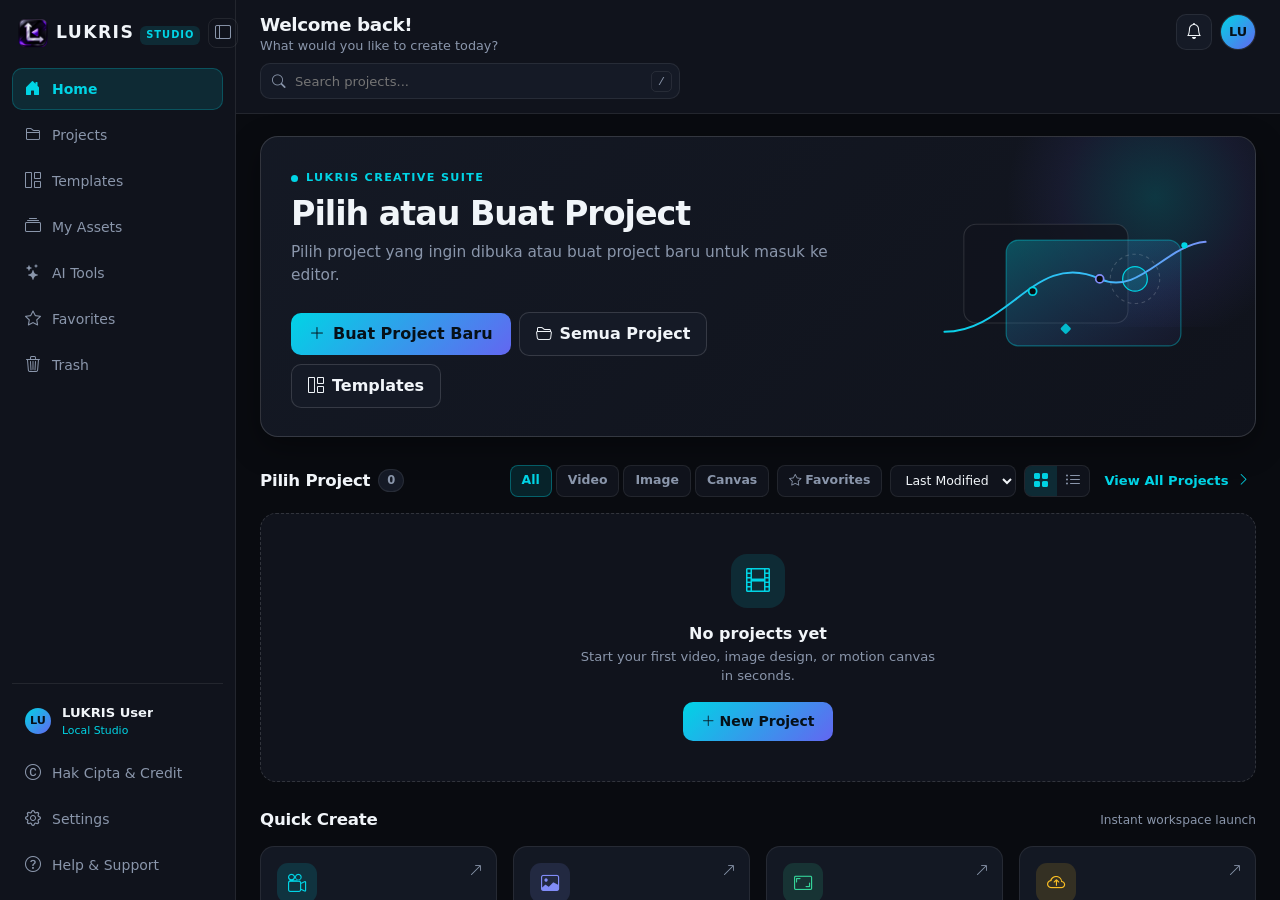
<file: app/src/main/assets/www/index.html>
<!DOCTYPE html>
<html lang="en" data-bs-theme="dark">
<head>
  <meta charset="UTF-8" />
  <meta name="viewport" content="width=device-width, initial-scale=1.0, maximum-scale=1.0, user-scalable=no, viewport-fit=cover" />
  <title>LUKRIS — Creative Studio Home</title>
  <link rel="icon" type="image/png" href="./assets/lukris-logo.png" />
  <link rel="stylesheet" href="./vendor/bootstrap.min.css" />
  <link rel="stylesheet" href="./vendor/bootstrap-icons.min.css" />
  <link rel="stylesheet" href="./css/lukris-home.css" />
  <link rel="modulepreload" href="./js/home/coreEngine.js" />
  <link rel="modulepreload" href="./js/home/projectManager.js" />
  <link rel="modulepreload" href="./js/home/assetMetadataManager.js" />
  <link rel="modulepreload" href="./js/home/homeModule.js" />
</head>
<body>
  <div class="lk-shell">
    <!-- Left Sidebar (Desktop & Tablet Rail) -->
    <aside id="lkSidebar" class="lk-sidebar" aria-label="Sidebar Navigation"></aside>

    <!-- Main Workspace Column -->
    <div class="lk-main-col">
      <header id="lkTopHeader" class="lk-top-header"></header>

      <main id="lkMainScroll" class="lk-main-scroll">
        <div id="lkMainContent"></div>
      </main>

      <nav id="lkMobileBottomNav" class="lk-mobile-bottom-nav" aria-label="Compact Navigation"></nav>
    </div>
  </div>

  <!-- Hidden Web Media Picker Fallback -->
  <input id="inpLkWebImportMedia" type="file" multiple accept="video/*,image/*,audio/*" class="d-none" />

  <!-- Mobile Slide-Over Navigation Drawer -->
  <div class="offcanvas offcanvas-start lk-modal-content" tabindex="-1" id="lkMobileDrawer" style="width: 260px;">
    <div id="lkMobileDrawerBody" class="h-100"></div>
  </div>

  <!-- New Project Modal -->
  <div class="modal fade" id="modalLkNewProject" tabindex="-1" aria-hidden="true">
    <div class="modal-dialog modal-dialog-centered">
      <div class="modal-content lk-modal-content">
        <div class="modal-header border-bottom lk-border-hairline">
          <h6 class="modal-title fw-bold mb-0"><i class="bi bi-plus-circle me-2 text-info"></i>Create New Project</h6>
          <button type="button" class="btn-close" data-bs-dismiss="modal" aria-label="Close"></button>
        </div>
        <div class="modal-body">
          <div class="mb-3">
            <label class="form-label lk-muted-xs" for="inpLkNewName">Project Name</label>
            <input id="inpLkNewName" type="text" class="form-control form-control-sm lk-input" placeholder="Untitled Project" />
          </div>
          <div class="row g-2 mb-3">
            <div class="col-6">
              <label class="form-label lk-muted-xs" for="selLkNewType">Project Type</label>
              <select id="selLkNewType" class="form-select form-select-sm lk-input">
                <option value="video">Video Project</option>
                <option value="image">Image Project</option>
                <option value="canvas">Motion Canvas</option>
              </select>
            </div>
            <div class="col-6">
              <label class="form-label lk-muted-xs" for="selLkNewRes">Aspect &amp; Resolution</label>
              <select id="selLkNewRes" class="form-select form-select-sm lk-input">
                <option value="1920x1080">16:9 FHD (1920×1080)</option>
                <option value="1080x1920">9:16 Reels (1080×1920)</option>
                <option value="1280x720">16:9 HD (1280×720)</option>
                <option value="1080x1080">1:1 Square (1080×1080)</option>
                <option value="1080x1350">4:5 Portrait (1080×1350)</option>
                <option value="1920x816">2.35:1 Cinema (1920×816)</option>
              </select>
            </div>
          </div>
          <div class="row g-2">
            <div class="col-4">
              <label class="form-label lk-muted-xs" for="selLkNewFps">Frame Rate</label>
              <select id="selLkNewFps" class="form-select form-select-sm lk-input">
                <option value="24">24 FPS</option>
                <option value="30" selected>30 FPS</option>
                <option value="60">60 FPS</option>
                <option value="120">120 FPS</option>
              </select>
            </div>
            <div class="col-4">
              <label class="form-label lk-muted-xs" for="inpLkNewDur">Duration (sec)</label>
              <input id="inpLkNewDur" type="number" min="2" max="600" value="15" class="form-control form-control-sm lk-input" />
            </div>
            <div class="col-4">
              <label class="form-label lk-muted-xs" for="inpLkNewFolder">Folder</label>
              <input id="inpLkNewFolder" type="text" value="My Projects" class="form-control form-control-sm lk-input" />
            </div>
          </div>
        </div>
        <div class="modal-footer border-top lk-border-hairline">
          <button type="button" id="btnLkCreateOnly" class="btn btn-sm lk-btn-secondary">Save to Dashboard</button>
          <button type="button" id="btnLkCreateAndOpen" class="btn btn-sm lk-btn-primary">Create &amp; Open Studio</button>
        </div>
      </div>
    </div>
  </div>

  <!-- Rename Modal -->
  <div class="modal fade" id="modalLkRename" tabindex="-1" aria-hidden="true">
    <div class="modal-dialog modal-dialog-centered modal-sm">
      <div class="modal-content lk-modal-content">
        <div class="modal-header border-bottom lk-border-hairline">
          <h6 class="modal-title fw-bold mb-0">Rename Project</h6>
          <button type="button" class="btn-close" data-bs-dismiss="modal" aria-label="Close"></button>
        </div>
        <div class="modal-body">
          <label class="form-label lk-muted-xs" for="inpLkRenameName">Project Name</label>
          <input id="inpLkRenameName" type="text" class="form-control form-control-sm lk-input" />
        </div>
        <div class="modal-footer border-top lk-border-hairline">
          <button type="button" class="btn btn-sm lk-btn-secondary" data-bs-dismiss="modal">Cancel</button>
          <button type="button" id="btnLkSaveRename" class="btn btn-sm lk-btn-primary">Save</button>
        </div>
      </div>
    </div>
  </div>

  <!-- Delete Confirmation Modal -->
  <div class="modal fade" id="modalLkConfirmDelete" tabindex="-1" aria-hidden="true">
    <div class="modal-dialog modal-dialog-centered modal-sm">
      <div class="modal-content lk-modal-content">
        <div class="modal-header border-bottom lk-border-hairline">
          <h6 id="lblLkConfirmTitle" class="modal-title fw-bold mb-0">Confirm Delete</h6>
          <button type="button" class="btn-close" data-bs-dismiss="modal" aria-label="Close"></button>
        </div>
        <div class="modal-body">
          <p id="lblLkConfirmMsg" class="small lk-muted-xs mb-0"></p>
        </div>
        <div class="modal-footer border-top lk-border-hairline">
          <button type="button" class="btn btn-sm lk-btn-secondary" data-bs-dismiss="modal">Cancel</button>
          <button type="button" id="btnLkConfirmDelete" class="btn btn-sm btn-danger">Delete</button>
        </div>
      </div>
    </div>
  </div>

  <!-- Show in Folder Modal -->
  <div class="modal fade" id="modalLkFolder" tabindex="-1" aria-hidden="true">
    <div class="modal-dialog modal-dialog-centered">
      <div class="modal-content lk-modal-content">
        <div class="modal-header border-bottom lk-border-hairline">
          <h6 class="modal-title fw-bold mb-0"><i class="bi bi-folder2-open me-2 text-info"></i>Project Location</h6>
          <button type="button" class="btn-close" data-bs-dismiss="modal" aria-label="Close"></button>
        </div>
        <div class="modal-body" id="lkFolderModalBody"></div>
        <div class="modal-footer border-top lk-border-hairline">
          <button type="button" id="btnLkCopyFolderPath" class="btn btn-sm lk-btn-secondary">Copy Path</button>
          <button type="button" id="btnLkOpenFromFolder" class="btn btn-sm lk-btn-primary">Open in Studio</button>
        </div>
      </div>
    </div>
  </div>

  <!-- Settings & Performance Modal -->
  <div class="modal fade" id="modalLkSettings" tabindex="-1" aria-hidden="true">
    <div class="modal-dialog modal-dialog-centered modal-lg">
      <div class="modal-content lk-modal-content">
        <div class="modal-header border-bottom lk-border-hairline">
          <h6 class="modal-title fw-bold mb-0"><i class="bi bi-gear-fill me-2 text-info"></i>Settings &amp; Performance</h6>
          <button type="button" class="btn-close" data-bs-dismiss="modal" aria-label="Close"></button>
        </div>
        <div class="modal-body" id="lkSettingsModalBody"></div>
      </div>
    </div>
  </div>

  <!-- Modular AI Tool Modal -->
  <div class="modal fade" id="modalLkAiTool" tabindex="-1" aria-hidden="true">
    <div class="modal-dialog modal-dialog-centered">
      <div class="modal-content lk-modal-content">
        <div class="modal-header border-bottom lk-border-hairline">
          <h6 id="lblLkAiToolTitle" class="modal-title fw-bold mb-0">AI Tool</h6>
          <button type="button" class="btn-close" data-bs-dismiss="modal" aria-label="Close"></button>
        </div>
        <div class="modal-body" id="lkAiToolModalBody"></div>
      </div>
    </div>
  </div>

  <!-- Help & Support Modal -->
  <div class="modal fade" id="modalLkHelp" tabindex="-1" aria-hidden="true">
    <div class="modal-dialog modal-dialog-centered">
      <div class="modal-content lk-modal-content">
        <div class="modal-header border-bottom lk-border-hairline">
          <h6 class="modal-title fw-bold mb-0"><i class="bi bi-question-circle me-2 text-info"></i>Help &amp; Support</h6>
          <button type="button" class="btn-close" data-bs-dismiss="modal" aria-label="Close"></button>
        </div>
        <div class="modal-body">
          <div class="lk-info-box mb-3">
            <div class="small fw-semibold mb-1">LUKRIS Studio Architecture</div>
            <div class="lk-muted-xs">This Home Dashboard runs exclusively on Core Engine, Project Manager, and Asset Metadata Manager. Heavy video/audio/rendering engines load only when you open a project.</div>
          </div>
          <div class="lk-info-box">
            <div class="small fw-semibold mb-2">Quick Shortcuts</div>
            <div class="d-flex justify-content-between lk-muted-xs mb-1"><span>Focus Search</span><kbd>/</kbd></div>
            <div class="d-flex justify-content-between lk-muted-xs"><span>New Project</span><kbd>Ctrl / ⌘ + N</kbd></div>
          </div>
        </div>
        <div class="modal-footer border-top lk-border-hairline">
          <button type="button" class="btn btn-sm lk-btn-primary" data-bs-dismiss="modal">Got it</button>
        </div>
      </div>
    </div>
  </div>

  <!-- Toast Container -->
  <div class="toast-container position-fixed bottom-0 end-0 p-3" style="z-index: 2100;">
    <div id="lukrisToast" class="toast lk-modal-content align-items-center" role="alert">
      <div class="d-flex align-items-center px-3 py-2">
        <i id="lukrisToastIcon" class="bi bi-info-circle-fill text-info me-2"></i>
        <div id="lukrisToastMsg" class="small flex-grow-1"></div>
        <button type="button" class="btn-close ms-2" data-bs-dismiss="toast" aria-label="Close"></button>
      </div>
    </div>
  </div>

  <script defer src="./vendor/bootstrap.bundle.min.js"></script>
  <script type="module" src="./js/home/homeModule.js"></script>
</body>
</html>
</file>
<file: app/src/main/assets/www/css/lukris-home.css>
:root {
  --lk-bg: #090b10;
  --lk-surface: #10131c;
  --lk-surface-2: #151a26;
  --lk-card: #131823;
  --lk-card-hover: #19202e;
  --lk-border: rgba(255, 255, 255, 0.08);
  --lk-border-strong: rgba(255, 255, 255, 0.14);
  --lk-text: #f1f5f9;
  --lk-muted: #8a96ab;
  --lk-accent: #00d4e5;
  --lk-accent-2: #6366f1;
  --lk-accent-soft: rgba(0, 212, 229, 0.12);
  --lk-shadow: 0 10px 30px rgba(0, 0, 0, 0.36);
  --lk-radius: 14px;
  --lk-sidebar-w: 236px;
}

html[data-lk-accent="indigo"] {
  --lk-accent: #818cf8;
  --lk-accent-2: #a855f7;
  --lk-accent-soft: rgba(129, 140, 248, 0.14);
}

html[data-lk-accent="emerald"] {
  --lk-accent: #10b981;
  --lk-accent-2: #06b6d4;
  --lk-accent-soft: rgba(16, 185, 129, 0.14);
}

html.lk-theme-light {
  --lk-bg: #f4f6fa;
  --lk-surface: #ffffff;
  --lk-surface-2: #eef2f8;
  --lk-card: #ffffff;
  --lk-card-hover: #f8fafd;
  --lk-border: rgba(15, 23, 42, 0.09);
  --lk-border-strong: rgba(15, 23, 42, 0.16);
  --lk-text: #0f172a;
  --lk-muted: #64748b;
  --lk-shadow: 0 8px 24px rgba(15, 23, 42, 0.08);
}

* {
  box-sizing: border-box;
}

html, body {
  height: 100%;
  width: 100%;
  margin: 0;
  padding: 0;
  background-color: var(--lk-bg);
  color: var(--lk-text);
  font-family: "Inter", system-ui, -apple-system, "Segoe UI", Roboto, sans-serif;
  -webkit-font-smoothing: antialiased;
  overflow: hidden;
}

.lk-shell {
  display: flex;
  height: 100%;
  width: 100%;
  overflow: hidden;
}

/* SIDEBAR */
.lk-sidebar {
  width: var(--lk-sidebar-w);
  flex-shrink: 0;
  background: var(--lk-surface);
  border-right: 1px solid var(--lk-border);
  transition: width 0.2s ease;
  z-index: 20;
}

body.lk-sidebar-collapsed .lk-sidebar {
  width: 74px;
}

body.lk-sidebar-collapsed .lk-brand-text-wrap,
body.lk-sidebar-collapsed .lk-nav-label,
body.lk-sidebar-collapsed .lk-nav-badge {
  display: none !important;
}

body.lk-sidebar-collapsed .lk-nav-item {
  justify-content: center;
  padding: 10px;
}

.lk-sidebar-inner {
  padding: 14px 12px;
  gap: 12px;
}

.lk-brand-row {
  padding: 4px 6px 8px;
}

.lk-brand-btn {
  color: var(--lk-text);
}

.lk-logo-mark {
  display: inline-flex;
  align-items: center;
  justify-content: center;
  width: 30px;
  height: 30px;
  flex-shrink: 0;
}

.lk-logo-img {
  width: 30px;
  height: 30px;
  object-fit: contain;
  display: block;
}

.lk-brand-text-wrap {
  display: flex;
  align-items: baseline;
  gap: 6px;
}

.lk-brand-name {
  font-size: 1.08rem;
  font-weight: 800;
  letter-spacing: 0.08em;
  color: var(--lk-text);
}

.lk-brand-tag {
  font-size: 0.62rem;
  font-weight: 700;
  letter-spacing: 0.1em;
  padding: 2px 6px;
  border-radius: 6px;
  background: var(--lk-accent-soft);
  color: var(--lk-accent);
}

.lk-collapse-btn {
  width: 30px;
  height: 30px;
  border-radius: 8px;
  border: 1px solid var(--lk-border);
  background: transparent;
  color: var(--lk-muted);
  display: inline-flex;
  align-items: center;
  justify-content: center;
  transition: color 0.15s ease, background 0.15s ease;
}

.lk-collapse-btn:hover {
  color: var(--lk-text);
  background: var(--lk-surface-2);
}

.lk-nav-list {
  display: flex;
  flex-direction: column;
  gap: 4px;
}

.lk-nav-item {
  display: flex;
  align-items: center;
  gap: 11px;
  width: 100%;
  min-height: 40px;
  padding: 8px 12px;
  border: 1px solid transparent;
  border-radius: 10px;
  background: transparent;
  color: var(--lk-muted);
  font-size: 0.875rem;
  font-weight: 500;
  text-align: left;
  transition: background 0.16s ease, color 0.16s ease, border-color 0.16s ease;
}

.lk-nav-item:hover {
  background: var(--lk-surface-2);
  color: var(--lk-text);
}

.lk-nav-item.active {
  background: var(--lk-accent-soft);
  color: var(--lk-accent);
  border-color: rgba(0, 212, 229, 0.24);
  font-weight: 600;
}

.lk-nav-icon {
  font-size: 1rem;
  flex-shrink: 0;
}

.lk-nav-badge {
  margin-left: auto;
  font-size: 0.7rem;
  font-weight: 600;
  padding: 1px 7px;
  border-radius: 999px;
  background: var(--lk-surface-2);
  color: var(--lk-muted);
  border: 1px solid var(--lk-border);
}

.lk-sidebar-footer {
  display: flex;
  flex-direction: column;
  gap: 4px;
  padding-top: 10px;
  border-top: 1px solid var(--lk-border);
}

.lk-profile-meta {
  display: flex;
  flex-direction: column;
  min-width: 0;
}

.lk-profile-name {
  font-size: 0.82rem;
  font-weight: 600;
  color: var(--lk-text);
  white-space: nowrap;
  overflow: hidden;
  text-overflow: ellipsis;
}

.lk-profile-plan {
  font-size: 0.68rem;
  color: var(--lk-accent);
}

/* AVATARS */
.lk-avatar-xs,
.lk-avatar-sm,
.lk-avatar-lg {
  display: inline-flex;
  align-items: center;
  justify-content: center;
  border-radius: 999px;
  font-weight: 700;
  color: #061018;
  background: linear-gradient(135deg, var(--lk-avatar-bg, var(--lk-accent)), var(--lk-accent-2));
  flex-shrink: 0;
}

.lk-avatar-xs { width: 26px; height: 26px; font-size: 0.7rem; }
.lk-avatar-sm { width: 34px; height: 34px; font-size: 0.8rem; }
.lk-avatar-lg { width: 48px; height: 48px; font-size: 1rem; }

/* MAIN WORKSPACE */
.lk-main-col {
  flex: 1 1 auto;
  min-width: 0;
  display: flex;
  flex-direction: column;
  height: 100%;
  overflow: hidden;
}

.lk-top-header {
  padding: 14px 24px;
  background: var(--lk-surface);
  border-bottom: 1px solid var(--lk-border);
  flex-shrink: 0;
}

.lk-greeting {
  font-size: 1.15rem;
  font-weight: 700;
  letter-spacing: -0.02em;
}

.lk-subtitle {
  font-size: 0.8rem;
  color: var(--lk-muted);
}

.lk-header-left-stack {
  display: flex;
  flex-direction: column;
  align-items: stretch;
}

.lk-search-wrap {
  position: relative;
  display: flex;
  align-items: center;
  width: 100%;
  max-width: 420px;
}

.lk-search-icon {
  position: absolute;
  left: 12px;
  color: var(--lk-muted);
  font-size: 0.85rem;
  pointer-events: none;
}

.lk-search-input {
  width: 100%;
  height: 36px;
  padding: 0 34px 0 34px;
  border-radius: 10px;
  border: 1px solid var(--lk-border);
  background: var(--lk-surface-2);
  color: var(--lk-text);
  font-size: 0.82rem;
  outline: none;
  transition: border-color 0.16s ease, box-shadow 0.16s ease;
}

.lk-search-input:focus {
  border-color: var(--lk-accent);
  box-shadow: 0 0 0 3px var(--lk-accent-soft);
}

.lk-search-clear,
.lk-search-kbd {
  position: absolute;
  right: 8px;
  border: none;
  background: transparent;
  color: var(--lk-muted);
  font-size: 0.72rem;
}

.lk-search-kbd {
  padding: 1px 6px;
  border-radius: 5px;
  border: 1px solid var(--lk-border);
}

.lk-icon-pill,
.lk-avatar-btn {
  width: 36px;
  height: 36px;
  border-radius: 10px;
  border: 1px solid var(--lk-border);
  background: var(--lk-surface-2);
  color: var(--lk-text);
  display: inline-flex;
  align-items: center;
  justify-content: center;
  padding: 0;
  transition: border-color 0.15s ease, background 0.15s ease;
}

.lk-avatar-btn {
  border-radius: 999px;
}

.lk-icon-pill:hover,
.lk-avatar-btn:hover {
  border-color: var(--lk-border-strong);
  background: var(--lk-card-hover);
}

.lk-notif-dot {
  position: absolute;
  top: 7px;
  right: 8px;
  width: 7px;
  height: 7px;
  border-radius: 50%;
  background: var(--lk-accent);
  box-shadow: 0 0 0 2px var(--lk-surface-2);
}

.lk-main-scroll {
  flex: 1 1 auto;
  min-height: 0;
  overflow-y: auto;
  overflow-x: hidden;
  padding: 22px 24px 36px;
}

.lk-page-stack {
  max-width: 1360px;
  margin: 0 auto;
  display: flex;
  flex-direction: column;
  gap: 28px;
}

/* HERO */
.lk-hero-card {
  position: relative;
  overflow: hidden;
  padding: 28px 30px;
  border-radius: 18px;
  background: linear-gradient(135deg, rgba(21, 26, 38, 0.96), rgba(16, 19, 28, 0.98));
  border: 1px solid var(--lk-border-strong);
  box-shadow: var(--lk-shadow);
}

html.lk-theme-light .lk-hero-card {
  background: linear-gradient(135deg, #ffffff, #eef4fc);
}

.lk-hero-glow {
  position: absolute;
  top: -70px;
  right: -60px;
  width: 320px;
  height: 260px;
  background: radial-gradient(circle, rgba(0, 212, 229, 0.18), rgba(99, 102, 241, 0.08) 45%, transparent 72%);
  pointer-events: none;
}

.lk-hero-eyebrow {
  display: inline-flex;
  align-items: center;
  gap: 8px;
  font-size: 0.7rem;
  font-weight: 700;
  letter-spacing: 0.12em;
  color: var(--lk-accent);
}

.lk-eyebrow-dot {
  width: 7px;
  height: 7px;
  border-radius: 50%;
  background: var(--lk-accent);
}

.lk-hero-title {
  font-size: clamp(1.55rem, 2.6vw, 2.2rem);
  font-weight: 800;
  letter-spacing: -0.03em;
  line-height: 1.15;
}

.lk-hero-subtitle {
  font-size: 0.96rem;
  color: var(--lk-muted);
}

.lk-hero-svg {
  width: 100%;
  max-width: 320px;
  height: auto;
}

/* BUTTONS */
.lk-btn-primary {
  background: linear-gradient(135deg, var(--lk-accent), var(--lk-accent-2));
  color: #061018;
  font-weight: 700;
  border: none;
  border-radius: 10px;
  padding: 9px 18px;
  transition: transform 0.15s ease, filter 0.15s ease;
}

.lk-btn-primary:hover {
  filter: brightness(1.08);
  transform: translateY(-1px);
  color: #061018;
}

.lk-btn-secondary {
  background: var(--lk-surface-2);
  color: var(--lk-text);
  font-weight: 600;
  border: 1px solid var(--lk-border-strong);
  border-radius: 10px;
  padding: 9px 16px;
  transition: background 0.15s ease, border-color 0.15s ease;
}

.lk-btn-secondary:hover {
  background: var(--lk-card-hover);
  border-color: var(--lk-accent);
  color: var(--lk-text);
}

.lk-link-btn {
  border: none;
  background: transparent;
  color: var(--lk-accent);
  font-size: 0.82rem;
  font-weight: 600;
  padding: 4px 6px;
}

.lk-link-btn:hover {
  text-decoration: underline;
}

/* SECTION HEADERS */
.lk-section-title {
  font-size: 1.04rem;
  font-weight: 700;
  letter-spacing: -0.015em;
}

.lk-section-hint {
  font-size: 0.76rem;
  color: var(--lk-muted);
}

.lk-count-pill {
  font-size: 0.72rem;
  font-weight: 700;
  padding: 2px 8px;
  border-radius: 999px;
  background: var(--lk-surface-2);
  border: 1px solid var(--lk-border);
  color: var(--lk-muted);
}

/* QUICK CREATE */
.lk-quick-card {
  position: relative;
  padding: 16px;
  border-radius: var(--lk-radius);
  background: var(--lk-card);
  border: 1px solid var(--lk-border);
  color: var(--lk-text);
  transition: transform 0.18s ease, border-color 0.18s ease, background 0.18s ease;
}

.lk-quick-card:hover {
  transform: translateY(-3px);
  background: var(--lk-card-hover);
  border-color: var(--lk-card-accent, var(--lk-accent));
}

.lk-quick-icon-wrap {
  width: 40px;
  height: 40px;
  border-radius: 11px;
  display: inline-flex;
  align-items: center;
  justify-content: center;
  font-size: 1.15rem;
  margin-bottom: 12px;
  color: var(--lk-card-accent, var(--lk-accent));
  background: color-mix(in srgb, var(--lk-card-accent, var(--lk-accent)) 14%, transparent);
}

.lk-quick-title {
  font-size: 0.92rem;
  font-weight: 700;
  margin-bottom: 3px;
}

.lk-quick-desc {
  font-size: 0.76rem;
  color: var(--lk-muted);
  line-height: 1.35;
}

.lk-quick-arrow {
  position: absolute;
  top: 14px;
  right: 14px;
  color: var(--lk-muted);
  font-size: 0.82rem;
  transition: transform 0.18s ease, color 0.18s ease;
}

.lk-quick-card:hover .lk-quick-arrow {
  transform: translate(2px, -2px);
  color: var(--lk-card-accent, var(--lk-accent));
}

/* PROJECT CONTROLS & CARDS */
.lk-chip-btn {
  height: 32px;
  padding: 0 11px;
  border-radius: 8px;
  border: 1px solid var(--lk-border);
  background: var(--lk-surface);
  color: var(--lk-muted);
  font-size: 0.78rem;
  font-weight: 600;
  transition: background-color 0.15s ease, border-color 0.15s ease, color 0.15s ease;
}

.lk-chip-btn:hover {
  color: var(--lk-text);
  border-color: var(--lk-border-strong);
}

.lk-chip-btn.active {
  background: var(--lk-accent-soft);
  color: var(--lk-accent);
  border-color: rgba(0, 212, 229, 0.35);
}

.lk-chip-btn.active.is-fav {
  color: #fbbf24;
  background: rgba(251, 191, 36, 0.14);
  border-color: rgba(251, 191, 36, 0.35);
}

.lk-select-sm {
  height: 32px;
  padding: 0 10px;
  border-radius: 8px;
  border: 1px solid var(--lk-border);
  background: var(--lk-surface);
  color: var(--lk-text);
  font-size: 0.78rem;
  font-weight: 500;
}

.lk-view-switch {
  display: inline-flex;
  border-radius: 8px;
  border: 1px solid var(--lk-border);
  overflow: hidden;
  background: var(--lk-surface);
}

.lk-view-btn {
  width: 32px;
  height: 30px;
  border: none;
  background: transparent;
  color: var(--lk-muted);
  display: inline-flex;
  align-items: center;
  justify-content: center;
}

.lk-view-btn.active {
  background: var(--lk-accent-soft);
  color: var(--lk-accent);
}

.lk-project-card {
  border-radius: var(--lk-radius);
  background: var(--lk-card);
  border: 1px solid var(--lk-border);
  overflow: hidden;
  contain: layout style paint;
  content-visibility: auto;
  contain-intrinsic-size: 230px;
  transition: transform 0.18s ease, border-color 0.18s ease, box-shadow 0.18s ease;
}

.lk-project-card:hover {
  transform: translateY(-2px);
  border-color: var(--lk-border-strong);
  box-shadow: var(--lk-shadow);
}

.lk-project-thumb-wrap {
  position: relative;
  aspect-ratio: 16 / 9;
  background: #0b0e15;
  overflow: hidden;
  cursor: pointer;
}

.lk-project-thumb {
  width: 100%;
  height: 100%;
  object-fit: cover;
  display: block;
  transition: opacity 0.2s ease, transform 0.25s ease;
}

.lk-project-thumb.is-lazy {
  opacity: 0.1;
}

.lk-project-card:hover .lk-project-thumb {
  transform: scale(1.03);
}

.lk-project-thumb-fallback {
  width: 100%;
  height: 100%;
  display: flex;
  align-items: center;
  justify-content: center;
  font-size: 1.8rem;
  color: var(--lk-muted);
}

.lk-thumb-badge-type,
.lk-thumb-badge-dur {
  position: absolute;
  bottom: 8px;
  font-size: 0.68rem;
  font-weight: 700;
  padding: 2px 7px;
  border-radius: 6px;
  background: rgba(9, 11, 16, 0.88);
  color: #f8fafc;
}

.lk-thumb-badge-type { left: 8px; }
.lk-thumb-badge-dur { right: 8px; font-variant-numeric: tabular-nums; }

.lk-thumb-fav-btn {
  position: absolute;
  top: 8px;
  right: 8px;
  width: 30px;
  height: 30px;
  border-radius: 8px;
  border: 1px solid rgba(255, 255, 255, 0.14);
  background: rgba(9, 11, 16, 0.72);
  color: #cbd5e1;
  display: inline-flex;
  align-items: center;
  justify-content: center;
}

.lk-thumb-fav-btn.is-fav {
  color: #fbbf24;
  border-color: rgba(251, 191, 36, 0.4);
}

.lk-project-body {
  padding: 12px 13px;
}

.lk-project-title {
  font-size: 0.88rem;
  font-weight: 600;
  color: var(--lk-text);
}

.lk-project-meta {
  font-size: 0.74rem;
  color: var(--lk-muted);
  display: flex;
  align-items: center;
  flex-wrap: wrap;
  gap: 5px;
  margin-top: 2px;
}

.lk-dots-btn {
  width: 32px;
  height: 32px;
  border-radius: 8px;
  border: 1px solid transparent;
  background: transparent;
  color: var(--lk-muted);
  display: inline-flex;
  align-items: center;
  justify-content: center;
}

.lk-dots-btn:hover {
  background: var(--lk-surface-2);
  color: var(--lk-text);
  border-color: var(--lk-border);
}

.lk-open-proj-btn {
  display: inline-flex;
  align-items: center;
  gap: 3px;
  height: 30px;
  padding: 0 9px;
  border-radius: 8px;
  border: 1px solid rgba(0, 212, 229, 0.38);
  background: rgba(0, 212, 229, 0.14);
  color: var(--lk-accent, #00d4e5);
  font-size: 0.74rem;
  font-weight: 600;
  cursor: pointer;
  transition: background 0.15s ease, border-color 0.15s ease, transform 0.12s ease;
}

.lk-open-proj-btn:hover {
  background: rgba(0, 212, 229, 0.24);
  border-color: rgba(0, 212, 229, 0.65);
}

.lk-projects-list-stack {
  display: flex;
  flex-direction: column;
  gap: 8px;
}

.lk-project-row {
  display: flex;
  align-items: center;
  gap: 14px;
  padding: 10px 14px;
  border-radius: 12px;
  background: var(--lk-card);
  border: 1px solid var(--lk-border);
  transition: background 0.15s ease, border-color 0.15s ease;
}

.lk-project-row:hover {
  background: var(--lk-card-hover);
  border-color: var(--lk-border-strong);
}

.lk-row-thumb-wrap {
  width: 96px;
  height: 54px;
  border-radius: 8px;
  overflow: hidden;
  flex-shrink: 0;
  background: #0b0e15;
  cursor: pointer;
}

.lk-row-type-pill {
  font-size: 0.68rem;
  font-weight: 600;
  padding: 1px 7px;
  border-radius: 6px;
  background: var(--lk-surface-2);
  color: var(--lk-muted);
  border: 1px solid var(--lk-border);
}

/* ASSET LIBRARY */
.lk-lib-card {
  padding: 15px;
  border-radius: var(--lk-radius);
  background: var(--lk-card);
  border: 1px solid var(--lk-border);
  color: var(--lk-text);
  transition: transform 0.16s ease, border-color 0.16s ease, background 0.16s ease;
}

.lk-lib-card:hover,
.lk-lib-card.active {
  transform: translateY(-2px);
  background: var(--lk-card-hover);
  border-color: var(--lk-lib-accent, var(--lk-accent));
}

.lk-lib-icon {
  width: 36px;
  height: 36px;
  border-radius: 10px;
  display: inline-flex;
  align-items: center;
  justify-content: center;
  color: var(--lk-lib-accent, var(--lk-accent));
  background: color-mix(in srgb, var(--lk-lib-accent, var(--lk-accent)) 14%, transparent);
  font-size: 1.05rem;
}

.lk-lib-count {
  font-size: 0.74rem;
  font-weight: 700;
  padding: 2px 8px;
  border-radius: 999px;
  background: var(--lk-surface-2);
  color: var(--lk-text);
  border: 1px solid var(--lk-border);
}

.lk-lib-name {
  font-size: 0.88rem;
  font-weight: 700;
}

.lk-lib-desc {
  font-size: 0.74rem;
  color: var(--lk-muted);
  margin-top: 2px;
}

.lk-lib-preview-drawer {
  padding: 16px;
  border-radius: var(--lk-radius);
  background: var(--lk-surface);
  border: 1px solid var(--lk-border-strong);
}

.lk-lib-item-chip {
  display: flex;
  align-items: center;
  gap: 10px;
  padding: 10px 12px;
  border-radius: 10px;
  background: var(--lk-surface-2);
  border: 1px solid var(--lk-border);
  color: var(--lk-text);
  transition: border-color 0.15s ease;
}

.lk-lib-item-chip:hover {
  border-color: var(--lk-accent);
}

.lk-lib-item-badge {
  min-width: 32px;
  height: 32px;
  border-radius: 8px;
  background: rgba(255, 255, 255, 0.04);
  display: inline-flex;
  align-items: center;
  justify-content: center;
  font-weight: 700;
  font-size: 0.85rem;
}

/* TEMPLATES */
.lk-template-card {
  border-radius: var(--lk-radius);
  background: var(--lk-card);
  border: 1px solid var(--lk-border);
  overflow: hidden;
  transition: transform 0.18s ease, border-color 0.18s ease;
}

.lk-template-card:hover {
  transform: translateY(-2px);
  border-color: var(--lk-border-strong);
}

.lk-template-thumb-wrap {
  position: relative;
  aspect-ratio: 16 / 9;
  overflow: hidden;
  cursor: pointer;
}

.lk-template-thumb {
  width: 100%;
  height: 100%;
  object-fit: cover;
  display: block;
}

.lk-tpl-badge,
.lk-tpl-ratio {
  position: absolute;
  top: 8px;
  font-size: 0.66rem;
  font-weight: 700;
  padding: 2px 7px;
  border-radius: 6px;
  background: rgba(9, 11, 16, 0.78);
  color: #f8fafc;
}

.lk-tpl-badge { left: 8px; color: var(--lk-accent); }
.lk-tpl-ratio { right: 8px; }

.lk-tpl-use-overlay {
  position: absolute;
  inset: 0;
  display: flex;
  align-items: center;
  justify-content: center;
  background: rgba(9, 11, 16, 0.45);
  opacity: 0;
  transition: opacity 0.18s ease;
}

.lk-template-thumb-wrap:hover .lk-tpl-use-overlay {
  opacity: 1;
}

.lk-tpl-use-pill {
  padding: 6px 14px;
  border-radius: 999px;
  background: var(--lk-accent);
  color: #061018;
  font-size: 0.78rem;
  font-weight: 700;
}

.lk-template-body {
  padding: 12px 14px;
}

/* AI TOOLS */
.lk-ai-card {
  padding: 16px;
  border-radius: var(--lk-radius);
  background: var(--lk-card);
  border: 1px solid var(--lk-border);
  color: var(--lk-text);
  transition: transform 0.16s ease, border-color 0.16s ease, background 0.16s ease;
}

.lk-ai-card:hover {
  transform: translateY(-2px);
  background: var(--lk-card-hover);
  border-color: var(--lk-ai-accent, var(--lk-accent));
}

.lk-ai-icon-wrap {
  width: 42px;
  height: 42px;
  border-radius: 12px;
  display: inline-flex;
  align-items: center;
  justify-content: center;
  font-size: 1.2rem;
  color: var(--lk-ai-accent, var(--lk-accent));
  background: color-mix(in srgb, var(--lk-ai-accent, var(--lk-accent)) 14%, transparent);
}

.lk-ai-title {
  font-size: 0.9rem;
  font-weight: 700;
}

.lk-ai-tag {
  font-size: 0.66rem;
  font-weight: 700;
  padding: 2px 7px;
  border-radius: 999px;
  background: var(--lk-surface-2);
  color: var(--lk-muted);
  border: 1px solid var(--lk-border);
}

.lk-ai-desc {
  font-size: 0.76rem;
  color: var(--lk-muted);
  line-height: 1.4;
}

/* EMPTY STATE & PAGE BANNER */
.lk-empty-state {
  padding: 40px 20px;
  border-radius: 16px;
  border: 1px dashed var(--lk-border-strong);
  background: var(--lk-surface);
}

.lk-empty-icon {
  width: 54px;
  height: 54px;
  border-radius: 16px;
  display: flex;
  align-items: center;
  justify-content: center;
  font-size: 1.5rem;
  color: var(--lk-accent);
  background: var(--lk-accent-soft);
}

.lk-empty-title {
  font-size: 1rem;
  font-weight: 700;
}

.lk-empty-desc {
  font-size: 0.82rem;
  color: var(--lk-muted);
  max-width: 360px;
  margin-left: auto;
  margin-right: auto;
}

.lk-page-banner {
  padding: 18px 22px;
  border-radius: 16px;
  background: var(--lk-surface);
  border: 1px solid var(--lk-border);
}

.lk-page-title {
  font-size: 1.25rem;
  font-weight: 800;
  letter-spacing: -0.02em;
}

/* DROPDOWNS & MODALS */
.lk-dropdown-panel,
.lk-modal-content {
  background: var(--lk-surface) !important;
  color: var(--lk-text) !important;
  border: 1px solid var(--lk-border-strong) !important;
  border-radius: 14px !important;
  box-shadow: var(--lk-shadow);
}

.lk-menu-item {
  color: var(--lk-text);
  font-size: 0.82rem;
  padding: 8px 14px;
}

.lk-menu-item:hover {
  background: var(--lk-surface-2);
  color: var(--lk-text);
}

.lk-border-hairline {
  border-color: var(--lk-border) !important;
}

.lk-notif-item {
  display: flex;
  align-items: flex-start;
  gap: 10px;
  padding: 10px 14px;
  border-bottom: 1px solid var(--lk-border);
}

.lk-notif-item.is-unread {
  background: var(--lk-accent-soft);
}

.lk-notif-ic {
  width: 28px;
  height: 28px;
  border-radius: 8px;
  background: var(--lk-surface-2);
  color: var(--lk-accent);
  display: inline-flex;
  align-items: center;
  justify-content: center;
  flex-shrink: 0;
}

.lk-muted-xs { font-size: 0.76rem; color: var(--lk-muted); }
.lk-muted-2xs { font-size: 0.68rem; color: var(--lk-muted); }

.lk-input {
  background: var(--lk-surface-2) !important;
  color: var(--lk-text) !important;
  border: 1px solid var(--lk-border-strong) !important;
  border-radius: 9px !important;
}

.lk-info-box {
  padding: 12px 14px;
  border-radius: 12px;
  background: var(--lk-surface-2);
  border: 1px solid var(--lk-border);
}

.lk-settings-tab {
  display: flex;
  align-items: center;
  width: 100%;
  padding: 8px 12px;
  border-radius: 9px;
  border: 1px solid transparent;
  background: transparent;
  color: var(--lk-muted);
  font-size: 0.82rem;
  font-weight: 500;
  white-space: nowrap;
}

.lk-settings-tab.active {
  background: var(--lk-accent-soft);
  color: var(--lk-accent);
  font-weight: 600;
}

.lk-setting-row {
  display: flex;
  align-items: center;
  justify-content: space-between;
  gap: 12px;
  padding: 12px 0;
  border-bottom: 1px solid var(--lk-border);
}

.lk-setting-row:last-child { border-bottom: none; }

.lk-accent-dot {
  width: 24px;
  height: 24px;
  border-radius: 50%;
  border: 2px solid transparent;
}

.lk-accent-dot.active {
  border-color: var(--lk-text);
  transform: scale(1.1);
}

/* MOBILE BOTTOM NAV & RESPONSIVE BREAKPOINTS */
.lk-mobile-bottom-nav {
  display: none;
  background: var(--lk-surface);
  border-top: 1px solid var(--lk-border);
  padding: 4px 6px;
  flex-shrink: 0;
}

.lk-mobile-nav-btn {
  flex: 1 1 0;
  min-height: 48px;
  border: none;
  background: transparent;
  color: var(--lk-muted);
  display: flex;
  flex-direction: column;
  align-items: center;
  justify-content: center;
  gap: 2px;
  font-size: 0.66rem;
  font-weight: 600;
  border-radius: 10px;
}

.lk-mobile-nav-btn i { font-size: 1.05rem; }
.lk-mobile-nav-btn.active { color: var(--lk-accent); background: var(--lk-accent-soft); }

@media (max-width: 991.98px) {
  .lk-sidebar { width: 72px; }
  .lk-sidebar .lk-brand-text-wrap,
  .lk-sidebar .lk-nav-label,
  .lk-sidebar .lk-nav-badge { display: none !important; }
  .lk-sidebar .lk-nav-item { justify-content: center; padding: 10px; }
  .lk-top-header { padding: 12px 16px; }
  .lk-main-scroll { padding: 16px 16px 28px; }
}

@media (max-width: 767.98px) {
  .lk-sidebar { display: none; }
  .lk-mobile-bottom-nav { display: flex; }
  .lk-search-wrap { width: 100%; max-width: 100%; }
  .lk-hero-card { padding: 20px; }
}

/* CREDITS & COPYRIGHT PAGE */
.lk-credits-hero {
  position: relative;
  overflow: hidden;
  padding: 26px;
  border-radius: 18px;
  background: linear-gradient(135deg, var(--lk-surface) 0%, var(--lk-surface-2) 100%);
  border: 1px solid var(--lk-border-strong);
  box-shadow: var(--lk-shadow);
}

.lk-credits-glow {
  position: absolute;
  inset: -40% -15% auto auto;
  width: 320px;
  height: 320px;
  border-radius: 50%;
  background: radial-gradient(circle, var(--lk-accent-soft) 0%, transparent 70%);
  pointer-events: none;
}

.lk-credits-emblem {
  width: 72px;
  height: 72px;
  border-radius: 18px;
  background: var(--lk-card);
  border: 1px solid var(--lk-border-strong);
  display: inline-flex;
  align-items: center;
  justify-content: center;
  overflow: hidden;
}

.lk-credits-logo-img {
  width: 60px;
  height: 60px;
  object-fit: contain;
  display: block;
}

.lk-credits-badge {
  font-size: 0.72rem;
  font-weight: 700;
  padding: 5px 11px;
  border-radius: 999px;
  background: var(--lk-accent-soft);
  color: var(--lk-accent);
  border: 1px solid rgba(0, 212, 229, 0.25);
}

.lk-credits-card {
  padding: 18px;
  border-radius: 16px;
  background: var(--lk-card);
  border: 1px solid var(--lk-border);
}

.lk-home-footer {
  padding: 14px 18px;
  border-radius: 14px;
  background: var(--lk-surface);
  border: 1px solid var(--lk-border);
}
</file>
<file: app/src/main/assets/www/css/studio.css>
:root {
  --mf-bg: #0b0e14;
  --mf-surface: #131822;
  --mf-surface-2: #1a2130;
  --mf-border: #283246;
  --mf-cyan: #00e5ff;
  --mf-violet: #7c4dff;
  --mf-amber: #ffab40;
  --mf-text: #eef2f8;
  --mf-muted: #8b98b0;
  --mf-track-h: 44px;
  --mf-header-w: 68px;
}

html, body {
  height: 100%;
  width: 100%;
  max-width: 100%;
  margin: 0;
  padding: 0;
  overflow-x: hidden;
  background-color: var(--mf-bg);
  color: var(--mf-text);
  font-family: system-ui, -apple-system, "Segoe UI", Roboto, sans-serif;
  user-select: none;
  -webkit-user-select: none;
  touch-action: manipulation;
}

.mf-toolbar {
  background: var(--mf-surface);
  min-height: 46px;
  max-width: 100%;
  overflow: visible;
  position: relative;
  z-index: 40;
}

.mf-icon-btn {
  min-width: 36px;
  min-height: 36px;
  padding: 4px 6px;
  display: inline-flex;
  align-items: center;
  justify-content: center;
  background: var(--mf-surface-2);
  border: 1px solid var(--mf-border);
  color: var(--mf-text);
}

.mf-icon-btn.active {
  border-color: var(--mf-cyan);
  color: var(--mf-cyan);
  background: rgba(0, 229, 255, 0.12);
}

.mf-kf-nav-group .mf-icon-btn.mf-kf-step-btn {
  min-width: 24px;
  padding: 4px 3px;
  font-size: 0.7rem;
}

.mf-kf-nav-group .mf-icon-btn:disabled {
  opacity: 0.35;
}

#btnQuickKeyframe.active {
  background: rgba(0, 229, 255, 0.22);
  border-color: var(--mf-cyan);
  color: #8bf3ff;
  box-shadow: 0 0 8px rgba(0, 229, 255, 0.35);
}

#btnQuickKeyframe.is-pending-3d,
#btn3DCamKf.is-pending-3d {
  border-color: var(--mf-amber) !important;
  color: #ffd180 !important;
  background: rgba(255, 171, 64, 0.24) !important;
  box-shadow: 0 0 10px rgba(255, 171, 64, 0.55);
  animation: mfPendingKfPulse 1.35s ease-in-out infinite;
}

@keyframes mfPendingKfPulse {
  0%, 100% { box-shadow: 0 0 6px rgba(255, 171, 64, 0.4); }
  50% { box-shadow: 0 0 13px rgba(255, 171, 64, 0.85); }
}

.mf-project-pill {
  flex: 0 1 auto;
  min-width: 0;
  max-width: 120px;
  background: transparent;
  border: none;
  font-size: 0.76rem;
  font-weight: 600;
  padding: 4px 7px;
  min-height: 36px;
}

.mf-res-pill {
  background: transparent;
  border: none;
  color: var(--mf-text);
  font-size: 0.68rem;
  font-weight: 600;
  padding: 4px 6px;
  min-height: 36px;
  white-space: nowrap;
}

.mf-toolbar .mf-icon-btn,
.mf-toolbar .mf-project-pill,
.mf-toolbar .mf-res-pill {
  border: none !important;
  box-shadow: none !important;
  outline: none !important;
  background: transparent !important;
  --bs-btn-border-width: 0px;
  --bs-btn-border-color: transparent;
  --bs-btn-hover-border-color: transparent;
  --bs-btn-active-border-color: transparent;
  --bs-btn-disabled-border-color: transparent;
  --bs-btn-focus-box-shadow: none;
}

.mf-toolbar .mf-icon-btn:hover,
.mf-toolbar .mf-icon-btn:active,
.mf-toolbar .mf-project-pill:hover,
.mf-toolbar .mf-project-pill:active,
.mf-toolbar .mf-res-pill:hover,
.mf-toolbar .mf-res-pill:active {
  background: rgba(255, 255, 255, 0.08) !important;
  border: none !important;
  box-shadow: none !important;
}

.mf-export-btn {
  min-height: 36px;
  white-space: nowrap;
}

.mf-tools-dropdown-btn {
  min-height: 36px;
  padding: 4px 8px;
  display: inline-flex;
  align-items: center;
  gap: 4px;
  font-size: 0.72rem;
  font-weight: 700;
  background: var(--mf-surface-2);
  border: 1px solid var(--mf-border);
  color: var(--mf-text);
  white-space: nowrap;
}

.mf-tools-dropdown-btn.is-3d {
  border-color: var(--mf-cyan);
  color: #7ef2ff;
  background: rgba(0, 229, 255, 0.14);
}

.mf-tools-dropdown-btn.tracking-active {
  border-color: var(--mf-amber);
  box-shadow: 0 0 0 1px rgba(255, 171, 64, 0.3);
}

.mf-toolbar-dropdown {
  min-width: 184px;
  background: rgba(19, 24, 34, 0.98);
  border: 1px solid var(--mf-border);
  border-radius: 10px;
  z-index: 1060;
}

.mf-dropdown-item {
  font-size: 0.78rem;
  font-weight: 600;
  color: var(--mf-text);
  padding: 6px 10px;
}

.mf-dropdown-item:hover,
.mf-dropdown-item:focus {
  background: rgba(255, 255, 255, 0.08);
  color: var(--mf-text);
}

.mf-dropdown-item.tracking-active {
  background: rgba(255, 171, 64, 0.16);
  color: var(--mf-amber);
}

.mf-dropdown-section-label {
  font-size: 0.66rem;
  font-weight: 600;
  text-transform: uppercase;
  letter-spacing: 0.04em;
}

.mf-save-dot {
  width: 9px;
  height: 9px;
  border-radius: 50%;
  display: inline-block;
  flex-shrink: 0;
  transition: background-color 0.2s ease, box-shadow 0.2s ease;
}

.mf-save-dot.is-saved {
  background-color: #22c55e;
  box-shadow: 0 0 0 2px rgba(34, 197, 94, 0.25), 0 0 8px rgba(34, 197, 94, 0.85);
  animation: mfSavedGreenBlink 1.15s ease-in-out infinite;
}

@keyframes mfSavedGreenBlink {
  0%, 100% {
    opacity: 1;
    transform: scale(1);
    box-shadow: 0 0 0 2px rgba(34, 197, 94, 0.28), 0 0 9px rgba(34, 197, 94, 0.9);
  }
  50% {
    opacity: 0.28;
    transform: scale(0.84);
    box-shadow: 0 0 0 1px rgba(34, 197, 94, 0.12), 0 0 3px rgba(34, 197, 94, 0.35);
  }
}

.mf-save-dot.is-unsaved {
  background-color: #ff4d6d;
  box-shadow: 0 0 0 2px rgba(255, 77, 109, 0.24), 0 0 6px rgba(255, 77, 109, 0.75);
  animation: none !important;
  opacity: 1;
}

.mf-btn-accent {
  background: linear-gradient(135deg, var(--mf-cyan), #00b8d4);
  color: #071018;
  border: none;
}

.mf-btn-accent:hover, .mf-btn-accent:active {
  background: linear-gradient(135deg, #33ebff, var(--mf-cyan));
  color: #071018;
}

/* PREVIEW VIEWPORT */
.mf-preview-section {
  background: #06080c;
  height: clamp(205px, 35vh, 380px);
  min-height: 110px;
  max-height: calc(100dvh - 180px);
  padding: 6px;
}

.mf-split-resizer {
  position: relative;
  height: 14px;
  width: 100%;
  display: flex;
  align-items: center;
  justify-content: center;
  background: #090d14;
  border-top: 1px solid rgba(148, 163, 184, 0.14);
  cursor: ns-resize;
  touch-action: none;
  user-select: none;
  z-index: 6;
  transition: background-color 0.15s ease;
}

.mf-split-resizer::before {
  content: "";
  position: absolute;
  left: 0;
  right: 0;
  top: -7px;
  bottom: -7px;
}

.mf-split-resizer-pill {
  width: 42px;
  height: 4px;
  border-radius: 999px;
  background: rgba(148, 163, 184, 0.45);
  transition: width 0.15s ease, background-color 0.15s ease, box-shadow 0.15s ease;
  pointer-events: none;
}

.mf-split-resizer:hover,
.mf-split-resizer:focus-visible,
.mf-split-resizer.is-dragging {
  background: rgba(0, 229, 255, 0.08);
  outline: none;
}

.mf-split-resizer:hover .mf-split-resizer-pill,
.mf-split-resizer:focus-visible .mf-split-resizer-pill,
.mf-split-resizer.is-dragging .mf-split-resizer-pill {
  width: 64px;
  background: var(--mf-cyan);
  box-shadow: 0 0 10px rgba(0, 229, 255, 0.45);
}

.mf-preview-section.is-fullview + .mf-split-resizer {
  display: none !important;
}

body.mf-resizing-split {
  cursor: ns-resize !important;
  user-select: none !important;
  -webkit-user-select: none !important;
}

.mf-preview-stage {
  width: 100%;
  height: 100%;
}

.mf-preview-canvas, .mf-overlay-canvas {
  position: absolute;
  max-width: 100%;
  max-height: 100%;
  border-radius: 6px;
}

.mf-preview-canvas {
  z-index: 1;
  box-shadow: 0 8px 28px rgba(0, 0, 0, 0.75);
  border: 1px solid var(--mf-border);
}

.mf-overlay-canvas {
  z-index: 3;
  touch-action: none;
}

.pointer-none { pointer-events: none; }
.pointer-auto { pointer-events: auto; }

.mf-hud-pill {
  background: rgba(11, 14, 20, 0.75);
  border: 1px solid rgba(255, 255, 255, 0.12);
  color: var(--mf-muted);
  font-size: 0.65rem;
  font-weight: 600;
}

.mf-hud-btn {
  padding: 2px 7px;
  font-size: 0.72rem;
  background: rgba(19, 24, 34, 0.8);
  border: 1px solid var(--mf-border);
  color: var(--mf-text);
}

.mf-hud-btn.active {
  border-color: var(--mf-cyan);
  color: var(--mf-cyan);
}

.mf-mode-switch {
  display: inline-flex;
  border-radius: 6px;
  overflow: hidden;
  border: 1px solid var(--mf-border);
  background: rgba(19, 24, 34, 0.85);
}

.mf-mode-switch .mf-hud-btn {
  border: none;
  border-radius: 0;
  padding: 2px 8px;
}

.mf-mode-switch .mf-hud-btn.active {
  background: rgba(0, 229, 255, 0.22);
  color: #7ef2ff;
  font-weight: 700;
}

.mf-hud-btn.tracking-active {
  border-color: var(--mf-amber);
  color: var(--mf-amber);
  background: rgba(255, 171, 64, 0.16);
}

.mf-3d-hud {
  z-index: 4;
  flex-wrap: wrap;
}

.mf-3d-pill-bar {
  background: rgba(11, 14, 20, 0.92);
  border: 1px solid rgba(255, 255, 255, 0.14);
  border-radius: 6px;
  padding: 2px;
}

.mf-3d-pill-bar .mf-hud-btn {
  border-color: transparent;
  background: transparent;
  padding: 2px 6px;
}

.mf-3d-pill-bar .mf-hud-btn.active {
  background: rgba(0, 229, 255, 0.18);
  border-color: var(--mf-cyan);
  color: var(--mf-cyan);
}

#btn3DAxisLock[data-axis-lock="x"] {
  background: rgba(255, 82, 82, 0.22);
  border-color: #FF5252;
  color: #FF8A80;
}

#btn3DAxisLock[data-axis-lock="y"] {
  background: rgba(105, 240, 174, 0.2);
  border-color: #69F0AE;
  color: #69F0AE;
}

#btn3DAxisLock[data-axis-lock="z"] {
  background: rgba(64, 196, 255, 0.22);
  border-color: #40C4FF;
  color: #80D8FF;
}

#btn3DViewToggle.is-scene-view {
  background: rgba(255, 193, 7, 0.2);
  border-color: #FFC107;
  color: #FFD54F;
}

#lbl3DHudReadout {
  max-width: 170px;
}

/* TRANSPORT BAR */
.mf-transport-bar {
  background: var(--mf-surface);
  min-height: 46px;
  max-width: 100%;
  overflow-x: auto;
  overflow-y: hidden;
  scrollbar-width: none;
}
.mf-transport-bar::-webkit-scrollbar {
  display: none;
}

.mf-play-btn {
  width: 32px;
  height: 36px;
  border-radius: 6px;
  background: transparent !important;
  color: var(--mf-cyan);
  border: none !important;
  box-shadow: none !important;
  padding: 0;
  display: inline-flex;
  align-items: center;
  justify-content: center;
  font-size: 1.38rem;
  line-height: 1;
  transition: transform 0.12s ease, opacity 0.12s ease, color 0.12s ease;
}

.mf-play-btn:hover,
.mf-play-btn:focus-visible {
  background: transparent !important;
  color: #5eeeff;
  box-shadow: none !important;
}

.mf-play-btn:active {
  transform: scale(0.9);
  opacity: 0.85;
}

.mf-timecode-wrap {
  min-width: 66px;
}

.mf-timecode {
  font-family: ui-monospace, SFMono-Regular, Menlo, Consolas, monospace;
  font-size: 0.74rem;
  font-weight: 700;
  color: var(--mf-cyan);
  line-height: 1.1;
}

.mf-frame-counter {
  font-family: ui-monospace, SFMono-Regular, Menlo, Consolas, monospace;
  font-size: 0.6rem;
  color: var(--mf-muted);
}

/* TIMELINE */
.mf-timeline-wrapper {
  background: var(--mf-bg);
  max-width: 100%;
}

.mf-track-headers {
  width: var(--mf-header-w);
  max-width: var(--mf-header-w);
  background: var(--mf-surface);
  overflow: hidden;
}

.mf-ruler-corner {
  height: 28px;
  font-size: 0.62rem;
}

.mf-layers-title {
  font-size: 0.6rem;
  letter-spacing: 0.02em;
}

.mf-corner-btn {
  padding: 1px 4px;
  font-size: 0.6rem;
  line-height: 1.15;
}

.mf-corner-count {
  font-size: 0.58rem;
  padding: 2px 4px;
}

.mf-track-header-item {
  height: var(--mf-track-h);
  border-bottom: 1px solid var(--mf-border);
  padding: 2px 4px;
  gap: 3px;
  cursor: pointer;
  background: var(--mf-surface);
  overflow: hidden;
  justify-content: space-between;
}

.mf-track-header-item.selected {
  background: rgba(0, 229, 255, 0.1);
  border-left: 3px solid var(--mf-cyan);
}

.mf-track-header-item.child-layer {
  background: #101520;
}

.mf-track-title {
  font-size: 0.68rem;
  font-weight: 600;
  white-space: nowrap;
  overflow: hidden;
  text-overflow: ellipsis;
}

.mf-mini-btn {
  padding: 0 1px;
  font-size: 0.66rem;
  color: var(--mf-muted);
  background: transparent;
  border: none;
  line-height: 1;
}

.mf-mini-btn.on { color: var(--mf-cyan); }
.mf-mini-btn.locked { color: var(--mf-amber); }
.mf-mini-btn.muted { color: #ff6b7a; }
.mf-mini-btn.compact-on { color: #a78bfa; }
.mf-mini-btn.has-kf { color: #5eeeff; }
.mf-mini-btn.kf-open {
  color: #071018;
  background: var(--mf-cyan);
  border-radius: 4px;
  padding: 1px 2px;
}

.mf-track-header-item.compact {
  height: 28px;
  padding: 2px 4px;
}
.mf-track-header-item.compact .mf-track-wheel-btn {
  width: 24px;
  height: 24px;
  font-size: 0.72rem;
}
.mf-track-header-item.compact .mf-drag-handle {
  min-height: 24px;
}

.mf-timeline-viewport {
  min-width: 0;
}

.mf-timeline-scroll {
  background: #0d1119;
  overscroll-behavior: contain;
  touch-action: pan-x pan-y;
}

.mf-timeline-scroll.is-clip-dragging,
.mf-timeline-scroll.is-clip-dragging * {
  touch-action: none !important;
  overscroll-behavior: none;
}

.mf-timeline-content {
  min-height: 100%;
  position: relative;
}

.mf-ruler-track {
  position: sticky;
  top: 0;
  width: 100%;
  height: 28px;
  background: var(--mf-surface);
  overflow: hidden;
  z-index: 6;
}

html.mf-theme-light .mf-ruler-track {
  background: #f8fafc;
}

.mf-ruler-canvas {
  position: absolute;
  top: 0;
  left: 0;
  height: 28px;
  background: transparent;
  display: block;
  cursor: ew-resize;
  touch-action: none;
}

.mf-track-lane {
  height: var(--mf-track-h);
  border-bottom: 1px solid #1e2636;
  position: relative;
  transition: background-color 0.12s ease, height 0.12s ease;
}

.mf-track-lane.compact {
  height: 28px;
}

.mf-track-lane.compact .mf-clip {
  top: 3px;
  height: 22px;
}

.mf-track-lane.compact .mf-clip-badges {
  display: none;
}

.mf-track-lane.compact .mf-clip-label {
  font-size: 0.62rem;
}

.mf-track-lane.compact .mf-kf-diamond {
  width: 8px;
  height: 8px;
  bottom: 1px;
}

.mf-track-lane.compact .mf-main-add-btn {
  top: 3px;
  width: 22px;
  height: 22px;
  font-size: 0.78rem;
  border-radius: 6px;
}

.mf-track-lane.compact .mf-gap-pill {
  top: 3px;
  height: 20px;
  font-size: 0.56rem;
}

.mf-track-lane.selected {
  background: rgba(0, 229, 255, 0.04);
}

.mf-track-lane.drop-target {
  background: rgba(0, 229, 255, 0.14) !important;
  box-shadow: inset 0 0 0 1.5px rgba(0, 229, 255, 0.65);
}

.mf-track-lane.main-drop-target {
  background: rgba(0, 229, 255, 0.18) !important;
  box-shadow: inset 0 0 0 2px var(--mf-cyan);
}

.mf-clip {
  position: absolute;
  top: 5px;
  height: 34px;
  border-radius: 6px;
  border: 1.5px solid rgba(255, 255, 255, 0.18);
  overflow: visible;
  display: flex;
  align-items: center;
  touch-action: pan-x pan-y;
  user-select: none;
  -webkit-user-select: none;
  -webkit-user-drag: none;
  -webkit-touch-callout: none;
  cursor: pointer;
  transition: border-color 0.1s ease, box-shadow 0.1s ease, transform 0.1s ease;
}

.mf-clip.is-hold-active {
  touch-action: none;
  cursor: grabbing;
  border-color: var(--mf-cyan);
  box-shadow: 0 0 0 2px rgba(0, 229, 255, 0.55), 0 6px 16px rgba(0, 0, 0, 0.65);
  will-change: transform;
  transition: none !important;
  z-index: 20;
}

.mf-clip.locked {
  cursor: not-allowed;
}

.mf-clip-media-bg {
  position: absolute;
  inset: 0;
  overflow: hidden;
  border-radius: 5px;
  pointer-events: none;
  z-index: 0;
}

.mf-clip.selected {
  border: 2px solid #ffffff;
  box-shadow: 0 0 0 1px rgba(0, 229, 255, 0.55), 0 4px 12px rgba(0, 0, 0, 0.5);
  z-index: 4;
}

.mf-clip-video { background: linear-gradient(90deg, #1b4d7a, #153c60); }
.mf-clip-image { background: linear-gradient(90deg, #136367, #0e4a4e); }
.mf-clip-text  { background: linear-gradient(90deg, #4b2d8a, #372069); }
.mf-clip-shape { background: linear-gradient(90deg, #755118, #573b10); }
.mf-clip-audio { background: linear-gradient(90deg, #7d3c16, #5e2b0d); }
.mf-clip-group { background: linear-gradient(90deg, #2d3748, #1e2634); border-style: dashed; }
.mf-clip-adjustment {
  background: linear-gradient(90deg, #5e2a84, #36174f);
  border-color: rgba(210, 179, 255, 0.5);
  border-style: solid;
}
.mf-clip-adjustment.mf-adj-filter {
  background: linear-gradient(90deg, #0f766e, #164e63);
  border-color: rgba(94, 234, 212, 0.6);
}
.mf-clip-adjustment.mf-adj-effect {
  background: linear-gradient(90deg, #7e22ce, #4338ca);
  border-color: rgba(216, 180, 254, 0.65);
}

.mf-clip-content {
  position: relative;
  display: flex;
  align-items: center;
  justify-content: space-between;
  width: 100%;
  height: 100%;
  padding: 0 8px;
  gap: 4px;
  overflow: hidden;
  pointer-events: none;
  z-index: 2;
}

.mf-clip.selected .mf-clip-content {
  padding: 0 12px;
}

.mf-clip-label {
  flex: 1 1 auto;
  min-width: 0;
  font-size: 0.68rem;
  font-weight: 600;
  color: #fff;
  white-space: nowrap;
  overflow: hidden;
  text-overflow: ellipsis;
  text-shadow: 0 1px 2px rgba(0, 0, 0, 0.72);
  pointer-events: none;
}

.mf-clip-badges {
  display: inline-flex;
  align-items: center;
  gap: 3px;
  flex-shrink: 0;
  pointer-events: none;
}

.mf-clip-badge {
  display: inline-flex;
  align-items: center;
  justify-content: center;
  gap: 2px;
  height: 15px;
  padding: 0 4px;
  border-radius: 4px;
  font-size: 0.56rem;
  font-weight: 700;
  line-height: 1;
  background: rgba(7, 10, 18, 0.82);
  border: 1px solid rgba(255, 255, 255, 0.24);
  color: #eef2f8;
  box-shadow: 0 1px 3px rgba(0, 0, 0, 0.45);
}

.mf-clip-badge i {
  font-size: 0.56rem;
  line-height: 1;
}

.mf-badge-speed {
  color: #5eeeff;
  border-color: rgba(0, 229, 255, 0.55);
}

.mf-badge-curve {
  color: #ffd166;
  border-color: rgba(255, 171, 64, 0.55);
}

.mf-badge-filter {
  color: #5eead4;
  border-color: rgba(94, 234, 212, 0.65);
}

.mf-badge-fx {
  color: #d2b3ff;
  border-color: rgba(167, 139, 250, 0.65);
}

.mf-badge-keyframe {
  color: #00e5ff;
  border-color: rgba(0, 229, 255, 0.55);
}

.mf-badge-mute {
  color: #ff7b8a;
  border-color: rgba(255, 107, 122, 0.65);
}

.mf-badge-reverse {
  color: #ffab40;
  border-color: rgba(255, 171, 64, 0.6);
}

.mf-badge-freeze {
  color: #9be7ff;
  border-color: rgba(155, 231, 255, 0.55);
}

.mf-badge-track {
  color: #ffd54f;
  border-color: rgba(255, 213, 79, 0.55);
}

.mf-clip-detach-btn {
  pointer-events: auto;
  display: inline-flex;
  align-items: center;
  gap: 3px;
  height: 20px;
  padding: 0 7px;
  border-radius: 999px;
  border: 1px solid rgba(251, 191, 36, 0.72);
  background: rgba(15, 23, 42, 0.92);
  color: #fde68a;
  font-size: 0.6rem;
  font-weight: 700;
  line-height: 1;
  flex-shrink: 0;
  cursor: pointer;
  box-shadow: 0 2px 6px rgba(0, 0, 0, 0.45);
  transition: transform 0.12s ease, background-color 0.12s ease, border-color 0.12s ease;
}

.mf-clip-detach-btn i {
  font-size: 0.65rem;
  color: #fbbf24;
  line-height: 1;
}

.mf-clip-detach-btn:hover,
.mf-clip-detach-btn:active {
  background: rgba(251, 191, 36, 0.24);
  border-color: #fbbf24;
  color: #ffffff;
  transform: scale(1.03);
}

.mf-detach-audio-btn.is-detached {
  border-color: rgba(251, 191, 36, 0.55);
  background: rgba(251, 191, 36, 0.12);
}

.mf-clip-filmstrip {
  position: absolute;
  top: 0;
  bottom: 0;
  left: 0;
  height: 100%;
  pointer-events: none;
  z-index: 0;
}

.mf-clip-wave {
  position: absolute;
  top: 0;
  bottom: 0;
  left: 0;
  height: 100%;
  opacity: 0.92;
  pointer-events: none;
  z-index: 1;
}

.mf-trim-handle {
  position: absolute;
  top: 2px;
  bottom: 2px;
  width: 14px;
  max-width: 28%;
  opacity: 0.42;
  background: rgba(226, 232, 240, 0.9);
  border: 1px solid #071018;
  border-radius: 5px;
  cursor: ew-resize;
  z-index: 7;
  display: flex;
  align-items: center;
  justify-content: center;
  touch-action: pan-x pan-y;
  user-select: none;
  -webkit-user-select: none;
  -webkit-touch-callout: none;
  transition: opacity 0.12s ease, background-color 0.12s ease, transform 0.12s ease, box-shadow 0.12s ease;
}

.mf-clip.locked .mf-trim-handle {
  display: none;
}

.mf-clip:not(.locked) .mf-trim-handle:hover,
.mf-clip.hover-trim-left:not(.locked) .mf-trim-handle.left,
.mf-clip.hover-trim-right:not(.locked) .mf-trim-handle.right {
  opacity: 0.95;
  background: #e0fbff;
  box-shadow: 0 0 8px rgba(0, 229, 255, 0.65);
}

.mf-clip.selected .mf-trim-handle {
  opacity: 1;
  background: #ffffff;
  box-shadow: 0 2px 6px rgba(0, 0, 0, 0.65);
}

.mf-trim-handle.is-hold-active {
  opacity: 1 !important;
  touch-action: none;
  background: var(--mf-cyan) !important;
  transform: scale(1.08);
  box-shadow: 0 0 12px rgba(0, 229, 255, 0.9) !important;
}

.mf-trim-handle.left {
  left: -3px;
  border-top-right-radius: 3px;
  border-bottom-right-radius: 3px;
}
.mf-trim-handle.right {
  right: -3px;
  border-top-left-radius: 3px;
  border-bottom-left-radius: 3px;
}

.mf-trim-handle::before {
  content: "";
  position: absolute;
  inset: -6px -4px;
}

.mf-trim-handle::after {
  content: "";
  width: 2.5px;
  height: 14px;
  border-radius: 2px;
  background: #0b0e14;
}

.mf-timeline-tooltip {
  position: absolute;
  top: 32px;
  left: 50%;
  transform: translateX(-50%);
  background: rgba(11, 14, 20, 0.94);
  border: 1px solid var(--mf-cyan);
  color: var(--mf-text);
  font-family: ui-monospace, SFMono-Regular, Menlo, Consolas, monospace;
  font-size: 0.7rem;
  font-weight: 700;
  padding: 3px 10px;
  border-radius: 999px;
  z-index: 25;
  pointer-events: none;
  box-shadow: 0 4px 14px rgba(0, 0, 0, 0.7);
  white-space: nowrap;
}

.mf-timeline-tooltip.is-hover {
  border-color: rgba(255, 255, 255, 0.35);
  background: rgba(15, 20, 30, 0.94);
  color: #eef2f8;
  font-weight: 600;
}

.mf-timeline-tooltip.is-drag {
  border-color: var(--mf-cyan);
  box-shadow: 0 0 12px rgba(0, 229, 255, 0.28), 0 4px 14px rgba(0, 0, 0, 0.75);
}

.mf-kf-diamond {
  position: absolute;
  bottom: 2px;
  width: 11px;
  height: 11px;
  background: var(--mf-cyan);
  border: 1.5px solid #071018;
  transform: translateX(-50%) rotate(45deg);
  z-index: 7;
  cursor: ew-resize;
  touch-action: none;
}

.mf-kf-diamond::before {
  content: "";
  position: absolute;
  inset: -6px;
}

/* PER-PROPERTY KEYFRAME SUB-LANES */
.mf-kf-lane-header {
  height: 26px;
  padding: 2px 4px;
  background: #0e131d;
  border-bottom: 1px solid #1a2232;
  border-left: 2px solid rgba(0, 229, 255, 0.35);
  display: flex;
  align-items: center;
  justify-content: space-between;
  gap: 2px;
  overflow: hidden;
}

.mf-kf-lane-label {
  font-size: 0.62rem;
  font-weight: 600;
  color: #b8c4d8;
  white-space: nowrap;
  overflow: hidden;
  text-overflow: ellipsis;
}

.mf-kf-lane-count {
  font-size: 0.54rem;
  font-family: ui-monospace, SFMono-Regular, Menlo, Consolas, monospace;
  color: #7e8da6;
  padding: 0 3px;
}

.mf-kf-lane-add-btn {
  border: none;
  background: transparent;
  color: #7e8da6;
  padding: 2px 4px;
  min-width: 22px;
  min-height: 22px;
  border-radius: 4px;
  display: inline-flex;
  align-items: center;
  justify-content: center;
  font-size: 0.68rem;
  cursor: pointer;
}

.mf-kf-lane-add-btn:hover {
  background: rgba(255, 255, 255, 0.08);
  color: #eef2f8;
}

.mf-kf-lane-add-btn.active {
  color: var(--mf-cyan);
  background: rgba(0, 229, 255, 0.14);
}

.mf-kf-lane {
  height: 26px;
  position: relative;
  background: #090d14;
  border-bottom: 1px solid #161d2b;
  overflow: visible;
}

.mf-kf-lane-span {
  position: absolute;
  top: 4px;
  bottom: 4px;
  border-radius: 4px;
  background: rgba(255, 255, 255, 0.035);
  border-top: 1px solid rgba(255, 255, 255, 0.06);
  border-bottom: 1px solid rgba(255, 255, 255, 0.06);
  pointer-events: none;
}

.mf-kf-connector {
  position: absolute;
  top: 50%;
  height: 2px;
  transform: translateY(-50%);
  pointer-events: none;
  z-index: 2;
  opacity: 0.8;
}

.mf-kf-connector.is-ease {
  background-image: repeating-linear-gradient(
    90deg,
    currentColor 0,
    currentColor 5px,
    transparent 5px,
    transparent 8px
  );
  background-color: transparent !important;
}

.mf-kf-connector.is-hold {
  background-image: repeating-linear-gradient(
    90deg,
    currentColor 0,
    currentColor 2px,
    transparent 2px,
    transparent 6px
  );
  background-color: transparent !important;
  opacity: 0.55;
}

.mf-kf-lane-diamond {
  position: absolute;
  top: 50%;
  width: 11px;
  height: 11px;
  border: 1.5px solid #071018;
  transform: translate(-50%, -50%) rotate(45deg);
  z-index: 6;
  cursor: ew-resize;
  touch-action: none;
  box-shadow: 0 1px 4px rgba(0, 0, 0, 0.65);
  transition: transform 0.1s ease, box-shadow 0.1s ease;
}

.mf-kf-lane-diamond::before {
  content: "";
  position: absolute;
  inset: -7px;
}

.mf-kf-lane-diamond.selected {
  width: 13px;
  height: 13px;
  border: 2px solid #ffffff;
  box-shadow: 0 0 0 2px rgba(0, 229, 255, 0.55), 0 0 10px rgba(0, 229, 255, 0.85);
  z-index: 8;
}

.mf-kf-lane-diamond.is-ease {
  border-radius: 2px;
}

.mf-kf-lane-diamond.is-hold {
  transform: translate(-50%, -50%) rotate(0deg);
  border-radius: 2px;
}

.mf-kf-lane-diamond.is-outside-clip {
  opacity: 0.42;
  border: 1.5px dashed #ffd180;
}

.mf-kf-floating-bar {
  position: absolute;
  right: 8px;
  bottom: 6px;
  z-index: 26;
  max-width: calc(100% - 16px);
  display: inline-flex;
  align-items: center;
  flex-wrap: wrap;
  gap: 4px;
  padding: 4px 7px;
  border-radius: 999px;
  background: rgba(13, 18, 28, 0.96);
  border: 1px solid rgba(0, 229, 255, 0.55);
  box-shadow: 0 6px 18px rgba(0, 0, 0, 0.78);
  font-size: 0.65rem;
}

.mf-kf-floating-bar .mf-kf-meta {
  font-family: ui-monospace, SFMono-Regular, Menlo, Consolas, monospace;
  font-weight: 700;
  color: var(--mf-cyan);
  padding: 0 4px;
  white-space: nowrap;
}

.mf-kf-floating-bar .btn {
  padding: 2px 6px;
  font-size: 0.62rem;
  line-height: 1.2;
  border-radius: 999px;
}

.mf-drag-handle {
  cursor: grab;
  touch-action: none;
  color: var(--mf-muted);
  background: transparent;
  border: none;
  border-radius: 6px;
  padding: 0;
  min-width: 24px;
  min-height: 36px;
  display: inline-flex;
  align-items: center;
  justify-content: center;
  font-size: 0.92rem;
  line-height: 1;
}

.mf-drag-handle:active {
  cursor: grabbing;
  color: var(--mf-cyan);
  background: rgba(0, 229, 255, 0.12);
}

.mf-track-header-item.drag-over {
  border-top: 2px solid var(--mf-cyan);
}

.mf-ease-editor-card {
  background: rgba(13, 18, 28, 0.92);
  border: 1px solid var(--mf-border);
  border-radius: 10px;
  padding: 8px;
}

.mf-bezier-svg {
  width: 100%;
  height: 152px;
  background: #0a0e16;
  border: 1px solid var(--mf-border);
  border-radius: 8px;
  touch-action: none;
  display: block;
}

.mf-ease-preview-track {
  position: relative;
  height: 16px;
  border-radius: 999px;
  background: rgba(255, 255, 255, 0.06);
  border: 1px solid rgba(255, 255, 255, 0.1);
  overflow: hidden;
  margin-top: 6px;
}

.mf-ease-preview-ball {
  position: absolute;
  top: 2px;
  left: 4px;
  width: 10px;
  height: 10px;
  border-radius: 50%;
  background: var(--mf-cyan);
  box-shadow: 0 0 8px rgba(0, 229, 255, 0.85);
}

.mf-ease-chip {
  font-size: 0.64rem;
  font-weight: 600;
  padding: 3px 7px;
  border-radius: 999px;
  border: 1px solid var(--mf-border);
  background: var(--mf-surface-2);
  color: var(--mf-text);
  cursor: pointer;
}

.mf-ease-chip.active {
  background: rgba(0, 229, 255, 0.18);
  border-color: var(--mf-cyan);
  color: #7ef2ff;
}

.mf-ease-template-strip {
  display: flex;
  flex-wrap: nowrap;
  gap: 6px;
  overflow-x: auto;
  padding-bottom: 4px;
  scrollbar-width: thin;
}

.mf-ease-template-card {
  flex: 0 0 68px;
  min-width: 68px;
  min-height: 58px;
  display: flex;
  flex-direction: column;
  align-items: center;
  justify-content: center;
  gap: 2px;
  padding: 4px 4px 5px;
  border-radius: 8px;
  border: 1px solid var(--mf-border);
  background: #0a0e16;
  color: var(--mf-cyan);
  cursor: pointer;
  transition: border-color 0.15s ease, background-color 0.15s ease, transform 0.1s ease;
}

.mf-ease-template-card:active {
  transform: scale(0.97);
}

.mf-ease-template-card.active {
  background: rgba(0, 229, 255, 0.16);
  border-color: var(--mf-cyan);
  box-shadow: 0 0 0 1px rgba(0, 229, 255, 0.35);
}

.mf-ease-thumb-svg {
  width: 52px;
  height: 36px;
  display: block;
  overflow: visible;
}

.mf-ease-thumb-label {
  display: block;
  max-width: 62px;
  font-size: 0.58rem;
  font-weight: 600;
  line-height: 1.1;
  color: var(--mf-text);
  white-space: nowrap;
  overflow: hidden;
  text-overflow: ellipsis;
}

.mf-ease-template-card.active .mf-ease-thumb-label {
  color: #7ef2ff;
}

.mf-playhead-line {
  position: absolute;
  top: 0;
  bottom: 0;
  left: 24px;
  margin-left: -1px;
  width: 2px;
  background: var(--mf-cyan);
  z-index: 16;
  pointer-events: none;
  box-shadow: 0 0 8px rgba(0, 229, 255, 0.42);
}

.mf-playhead-head {
  position: sticky;
  top: 0;
  left: 0;
  margin-left: -13px;
  width: 28px;
  height: 26px;
  background: transparent;
  pointer-events: auto;
  touch-action: none;
  cursor: ew-resize;
}

.mf-playhead-head::after {
  content: "";
  position: absolute;
  top: 0;
  left: 50%;
  transform: translateX(-50%);
  width: 14px;
  height: 14px;
  background: var(--mf-cyan);
  clip-path: polygon(0 0, 100% 0, 100% 55%, 50% 100%, 0 55%);
  transition: transform 0.1s ease, background-color 0.1s ease;
}

.mf-playhead-line.dragging .mf-playhead-head::after {
  transform: translateX(-50%) scale(1.16);
  background: #ffffff;
}

.mf-snap-guide {
  position: absolute;
  top: 0;
  bottom: auto;
  min-height: 100%;
  width: 2px;
  background: var(--mf-cyan);
  box-shadow: 0 0 8px rgba(0, 229, 255, 0.85);
  z-index: 19;
  pointer-events: none;
  transform: translateX(-0.5px);
}

.mf-snap-guide-tag {
  position: sticky;
  top: 30px;
  display: inline-block;
  transform: translateX(4px);
  padding: 1px 5px;
  border-radius: 4px;
  font-family: ui-monospace, SFMono-Regular, Menlo, Consolas, monospace;
  font-size: 0.58rem;
  font-weight: 700;
  line-height: 1.2;
  white-space: nowrap;
  color: #06131c;
  background: var(--mf-cyan);
  box-shadow: 0 2px 6px rgba(0, 0, 0, 0.65);
}

.mf-snap-guide.kind-clip {
  background: #60a5fa;
  box-shadow: 0 0 8px rgba(96, 165, 250, 0.85);
}
.mf-snap-guide.kind-clip .mf-snap-guide-tag {
  background: #60a5fa;
  color: #071018;
}

.mf-snap-guide.kind-marker {
  background: #34d399;
  box-shadow: 0 0 8px rgba(52, 211, 153, 0.85);
}
.mf-snap-guide.kind-marker .mf-snap-guide-tag {
  background: #34d399;
  color: #04150e;
}

.mf-snap-guide.kind-beat {
  background: #ffab40;
  box-shadow: 0 0 8px rgba(255, 171, 64, 0.9);
}
.mf-snap-guide.kind-beat .mf-snap-guide-tag {
  background: #ffab40;
  color: #1c1002;
}

.mf-snap-guide.kind-zero {
  background: #e2e8f0;
  box-shadow: 0 0 8px rgba(226, 232, 240, 0.8);
}
.mf-snap-guide.kind-zero .mf-snap-guide-tag {
  background: #e2e8f0;
  color: #0b0e14;
}

#btnToggleSnap.snap-bypassed {
  color: #ffab40 !important;
  border-color: rgba(255, 171, 64, 0.7) !important;
  background: rgba(255, 171, 64, 0.14) !important;
  opacity: 0.75;
}

/* BOTTOM NAVIGATION (CAPCUT CONTEXTUAL SCROLLBAR) */
.mf-bottom-nav {
  background: var(--mf-surface);
  height: 58px;
}

.mf-nav-scroll {
  scrollbar-width: none;
  -ms-overflow-style: none;
  padding: 0 4px;
  gap: 2px;
}

.mf-nav-scroll::-webkit-scrollbar {
  display: none;
}

.mf-nav-btn {
  display: flex;
  flex-direction: column;
  align-items: center;
  justify-content: center;
  gap: 2px;
  color: var(--mf-text);
  font-size: 0.63rem;
  min-width: 58px;
  flex-shrink: 0;
  min-height: 48px;
  padding: 4px 6px;
  border: none;
  background: transparent;
  border-radius: 8px;
}

.mf-nav-btn i {
  font-size: 1.08rem;
  color: #ffffff !important;
}
.mf-nav-btn:hover, .mf-nav-btn.active {
  color: var(--mf-cyan);
  background: rgba(0, 229, 255, 0.08);
}
.mf-nav-btn:hover i, .mf-nav-btn.active i {
  color: #ffffff !important;
}

.mf-nav-btn.mf-nav-danger { color: #ff6b7a; }
.mf-nav-btn.mf-nav-danger i { color: #ffffff !important; }

.mf-nav-back-btn {
  position: sticky;
  left: 0;
  z-index: 4;
  min-width: 44px;
  min-height: 48px;
  flex-shrink: 0;
  display: flex;
  flex-direction: column;
  align-items: center;
  justify-content: center;
  background: var(--mf-surface-2);
  color: #ffffff;
  border: 1px solid var(--mf-border);
  border-radius: 8px;
  margin-right: 4px;
  font-size: 0.6rem;
}

.mf-nav-back-btn i {
  color: #ffffff !important;
}

.mf-speed-curve-card {
  cursor: pointer;
  min-width: 78px;
  border: 1px solid var(--mf-border);
  background: var(--mf-surface-2);
  border-radius: 8px;
  padding: 5px 6px;
  text-align: center;
}

.mf-speed-curve-card.active {
  border-color: var(--mf-cyan);
  background: rgba(0, 229, 255, 0.12);
}

/* BOTTOM SHEETS */
.mf-sheet {
  background: var(--mf-surface);
  color: var(--mf-text);
  height: 56vh !important;
  max-height: 520px;
  max-width: 100%;
  border-top: 1px solid var(--mf-border);
  border-top-left-radius: 14px;
  border-top-right-radius: 14px;
}

.mf-sheet .offcanvas-header {
  max-width: 100%;
}

.mf-sheet .offcanvas-body {
  overflow-x: hidden;
}

.mf-sheet-compact {
  height: auto !important;
  min-height: 220px;
}

.mf-media-card {
  background: var(--mf-surface-2);
  border: 1px solid var(--mf-border);
  border-radius: 8px;
  overflow: hidden;
}

.mf-media-thumb {
  width: 100%;
  height: 74px;
  object-fit: cover;
  background: #090c11;
}

.mf-export-progress {
  height: 10px;
  background: var(--mf-surface-2);
}

.form-control, .form-select {
  background-color: var(--mf-surface-2);
  border-color: var(--mf-border);
  color: var(--mf-text);
}

.form-control:focus, .form-select:focus {
  background-color: var(--mf-surface-2);
  border-color: var(--mf-cyan);
  box-shadow: 0 0 0 0.15rem rgba(0, 229, 255, 0.2);
}

/* CAPCUT KOTAK-KOTAK PREVIEW TEMPLATE GRIDS */
.mf-tile-grid {
  display: grid;
  grid-template-columns: repeat(4, minmax(0, 1fr));
  gap: 8px;
}

@media (min-width: 560px) {
  .mf-tile-grid {
    grid-template-columns: repeat(5, minmax(0, 1fr));
  }
}

.mf-preview-tile {
  position: relative;
  display: flex;
  flex-direction: column;
  align-items: stretch;
  background: var(--mf-surface-2);
  border: 1.5px solid var(--mf-border);
  border-radius: 10px;
  padding: 5px;
  color: var(--mf-text);
  cursor: pointer;
  overflow: hidden;
  transition: border-color 0.15s ease, transform 0.12s ease;
}

.mf-preview-tile:active {
  transform: scale(0.96);
}

.mf-preview-tile.active {
  border-color: var(--mf-cyan);
  box-shadow: 0 0 0 1px rgba(0, 229, 255, 0.45);
  background: rgba(0, 229, 255, 0.1);
}

.mf-preview-tile.is-previewing {
  border-color: rgba(0, 229, 255, 0.8);
  box-shadow: 0 0 0 1px rgba(0, 229, 255, 0.28);
}

.mf-preview-tile.is-previewing .mf-tile-stage::after {
  content: 'PREVIEW';
  position: absolute;
  top: 4px;
  left: 4px;
  font-size: 0.48rem;
  font-weight: 800;
  letter-spacing: 0.05em;
  padding: 1px 4px;
  border-radius: 4px;
  background: rgba(0, 229, 255, 0.92);
  color: #071018;
  z-index: 4;
  pointer-events: none;
}

.mf-preview-tile:not(.is-previewing) [class*="mf-anim-"],
.mf-preview-tile:not(.is-previewing) .mf-tr-stage * {
  animation: none !important;
}

.mf-preview-tile:not(.is-previewing) .mf-tr-clip-b {
  clip-path: inset(0 0 0 50%);
}

.mf-preview-tile:not(.is-previewing) .mf-tr-none .mf-tr-clip-b {
  clip-path: inset(0 0 0 50%);
}

.mf-preview-tile.has-add-btn {
  padding-bottom: 6px;
}

.mf-preview-tile.has-add-btn .mf-tile-label {
  text-align: left;
  padding-right: 28px;
  min-height: 22px;
  display: flex;
  align-items: center;
}

.mf-tile-add-btn {
  position: absolute;
  right: 4px;
  bottom: 4px;
  width: 24px;
  height: 24px;
  border-radius: 7px;
  border: 1.5px solid #09131d;
  background: var(--mf-cyan);
  color: #071018;
  display: inline-flex;
  align-items: center;
  justify-content: center;
  font-size: 0.78rem;
  font-weight: 800;
  padding: 0;
  z-index: 6;
  box-shadow: 0 2px 8px rgba(0, 0, 0, 0.65);
  cursor: pointer;
}

.mf-tile-add-btn::after {
  content: '';
  position: absolute;
  inset: -8px;
}

.mf-tile-add-btn:active {
  transform: scale(0.9);
}

.mf-tile-stage {
  position: relative;
  width: 100%;
  aspect-ratio: 4 / 3;
  border-radius: 7px;
  background: radial-gradient(circle at 30% 25%, #23304d, #0b0f18);
  border: 1px solid rgba(255, 255, 255, 0.08);
  display: flex;
  align-items: center;
  justify-content: center;
  overflow: hidden;
  margin-bottom: 4px;
}

.mf-tile-thumb {
  width: 100%;
  height: 100%;
  object-fit: cover;
  display: block;
}

.mf-tile-badge {
  position: absolute;
  top: 4px;
  right: 4px;
  font-size: 0.52rem;
  font-weight: 800;
  padding: 1px 4px;
  border-radius: 4px;
  background: rgba(11, 14, 20, 0.85);
  color: #fff;
  letter-spacing: 0.04em;
}

.mf-tile-label {
  font-size: 0.64rem;
  font-weight: 600;
  text-align: center;
  white-space: nowrap;
  overflow: hidden;
  text-overflow: ellipsis;
  line-height: 1.2;
}

.mf-anim-chip {
  width: 34px;
  height: 24px;
  border-radius: 6px;
  background: linear-gradient(135deg, #00e5ff, #7c4dff);
  border: 1.5px solid rgba(255, 255, 255, 0.75);
  display: flex;
  align-items: center;
  justify-content: center;
  font-size: 0.65rem;
  font-weight: 900;
  color: #071018;
  box-shadow: 0 3px 10px rgba(0, 0, 0, 0.45);
}

.mf-anim-clip-chip {
  width: 44px;
  height: 28px;
  border-radius: 6px;
  border: 1.5px solid rgba(255, 255, 255, 0.82);
  display: flex;
  align-items: center;
  justify-content: center;
  font-size: 0.9rem;
  color: #ffffff;
  box-shadow: 0 4px 12px rgba(0, 0, 0, 0.5);
  position: relative;
}

.mf-anim-clip-chip::after {
  content: '';
  position: absolute;
  inset: 2px;
  border-radius: 3px;
  border: 1px dashed rgba(255, 255, 255, 0.35);
  pointer-events: none;
}

.mf-tpl-box {
  padding: 4px 8px;
  font-size: 0.82rem;
  line-height: 1.1;
  max-width: 92%;
  white-space: nowrap;
  overflow: hidden;
  text-overflow: ellipsis;
}

.mf-sticker-box {
  font-size: 1.95rem;
  line-height: 1;
  filter: drop-shadow(0 3px 6px rgba(0, 0, 0, 0.55));
}

.mf-sfx-tile {
  background: var(--mf-surface-2);
  border: 1px solid var(--mf-border);
  border-radius: 10px;
  padding: 8px 6px;
}

.mf-vo-rec-btn {
  width: 68px;
  height: 68px;
  border-radius: 50%;
  border: 3px solid rgba(255, 255, 255, 0.25);
  background: #e53935;
  color: #fff;
  display: inline-flex;
  align-items: center;
  justify-content: center;
  font-size: 1.5rem;
  transition: transform 0.15s ease, box-shadow 0.2s ease;
}

.mf-vo-rec-btn.recording {
  background: #ff1744;
  border-radius: 18px;
  box-shadow: 0 0 0 8px rgba(255, 23, 68, 0.25);
  animation: mf-anim-pulse 0.9s infinite ease-in-out;
}

.mf-draw-stage {
  background: repeating-conic-gradient(#1b2230 0% 25%, #121722 0% 50%) 50% / 16px 16px;
  min-height: 220px;
  max-height: 50vh;
  overflow: hidden;
}

#drawPadCanvas {
  max-width: 100%;
  max-height: 48vh;
  touch-action: none;
  cursor: crosshair;
}

/* LIVE ANIMATION PREVIEW KEYFRAMES (KOTAK-KOTAK STAGE) */
@keyframes mfFadeIn { 0%, 15% { opacity: 0.08; } 65%, 100% { opacity: 1; } }
@keyframes mfFadeOut { 0%, 25% { opacity: 1; } 85%, 100% { opacity: 0.08; } }
@keyframes mfSlideL { 0% { transform: translateX(-28px); opacity: 0.2; } 65%, 100% { transform: translateX(0); opacity: 1; } }
@keyframes mfSlideR { 0% { transform: translateX(28px); opacity: 0.2; } 65%, 100% { transform: translateX(0); opacity: 1; } }
@keyframes mfSlideU { 0% { transform: translateY(22px); opacity: 0.2; } 65%, 100% { transform: translateY(0); opacity: 1; } }
@keyframes mfSlideD { 0% { transform: translateY(-22px); opacity: 0.2; } 65%, 100% { transform: translateY(0); opacity: 1; } }
@keyframes mfDiagIn { 0% { transform: translate(-24px, 18px) rotate(-10deg); opacity: 0.2; } 65%, 100% { transform: translate(0, 0) rotate(0deg); opacity: 1; } }
@keyframes mfSlideOutL { 0%, 25% { transform: translateX(0); opacity: 1; } 90%, 100% { transform: translateX(-28px); opacity: 0.15; } }
@keyframes mfSlideOutR { 0%, 25% { transform: translateX(0); opacity: 1; } 90%, 100% { transform: translateX(28px); opacity: 0.15; } }
@keyframes mfSlideOutU { 0%, 25% { transform: translateY(0); opacity: 1; } 90%, 100% { transform: translateY(-22px); opacity: 0.15; } }
@keyframes mfSlideOutD { 0%, 25% { transform: translateY(0); opacity: 1; } 90%, 100% { transform: translateY(22px); opacity: 0.15; } }
@keyframes mfZoomIn { 0% { transform: scale(0.28); opacity: 0.25; } 70%, 100% { transform: scale(1.06); opacity: 1; } }
@keyframes mfZoomCrashIn { 0% { transform: scale(1.65); opacity: 0.15; } 70%, 100% { transform: scale(1); opacity: 1; } }
@keyframes mfZoomOut { 0%, 20% { transform: scale(1.1); opacity: 1; } 85%, 100% { transform: scale(0.25); opacity: 0.15; } }
@keyframes mfZoomBurstOut { 0%, 20% { transform: scale(1); opacity: 1; } 85%, 100% { transform: scale(1.65); opacity: 0.1; } }
@keyframes mfBounceIn { 0% { transform: scale(0.2); } 55% { transform: scale(1.22); } 78% { transform: scale(0.92); } 100% { transform: scale(1); } }
@keyframes mfDropBounce { 0% { transform: translateY(-24px); opacity: 0.15; } 55% { transform: translateY(5px); opacity: 1; } 78% { transform: translateY(-3px); } 100% { transform: translateY(0); opacity: 1; } }
@keyframes mfElasticPop { 0% { transform: scale(0.25); opacity: 0.2; } 48% { transform: scale(1.28); opacity: 1; } 72% { transform: scale(0.88); } 100% { transform: scale(1); opacity: 1; } }
@keyframes mfRubberIn { 0% { transform: scale(0.45, 1.38); opacity: 0.2; } 45% { transform: scale(1.25, 0.8); opacity: 1; } 75% { transform: scale(0.92, 1.08); } 100% { transform: scale(1, 1); opacity: 1; } }
@keyframes mfShrinkBounceOut { 0%, 20% { transform: scale(1); opacity: 1; } 42% { transform: scale(1.16); opacity: 1; } 90%, 100% { transform: scale(0.15); opacity: 0.1; } }
@keyframes mfSpinIn { 0% { transform: rotate(-180deg) scale(0.3); opacity: 0.2; } 70%, 100% { transform: rotate(0deg) scale(1); opacity: 1; } }
@keyframes mfSpinOut { 0%, 20% { transform: rotate(0deg) scale(1); opacity: 1; } 90%, 100% { transform: rotate(180deg) scale(0.25); opacity: 0.15; } }
@keyframes mfFlipUp { 0% { transform: perspective(120px) rotateX(-75deg) scale(0.8); opacity: 0.15; } 70%, 100% { transform: perspective(120px) rotateX(0deg) scale(1); opacity: 1; } }
@keyframes mfFlipDown { 0%, 20% { transform: perspective(120px) rotateX(0deg) scale(1); opacity: 1; } 90%, 100% { transform: perspective(120px) rotateX(75deg) scale(0.8); opacity: 0.12; } }
@keyframes mfFlipYIn { 0% { transform: perspective(120px) rotateY(-78deg) scale(0.8); opacity: 0.15; } 70%, 100% { transform: perspective(120px) rotateY(0deg) scale(1); opacity: 1; } }
@keyframes mfFlipYOut { 0%, 20% { transform: perspective(120px) rotateY(0deg) scale(1); opacity: 1; } 90%, 100% { transform: perspective(120px) rotateY(78deg) scale(0.8); opacity: 0.12; } }
@keyframes mfSwingIn { 0% { transform: rotate(-22deg) scale(0.65); opacity: 0.2; } 60% { transform: rotate(8deg) scale(1.04); opacity: 1; } 100% { transform: rotate(0deg) scale(1); opacity: 1; } }
@keyframes mfSwingOut { 0%, 20% { transform: rotate(0deg) translateY(0); opacity: 1; } 90%, 100% { transform: rotate(20deg) translateY(14px); opacity: 0.12; } }
@keyframes mfPopUp { 0% { transform: scale(0.2) translateY(14px); } 60% { transform: scale(1.18) translateY(-2px); } 100% { transform: scale(1) translateY(0); } }
@keyframes mfBounce { 0%, 100% { transform: scale(1); } 45% { transform: scale(1.26); } 75% { transform: scale(0.92); } }
@keyframes mfShake { 0%, 100% { transform: translate(0,0); } 20% { transform: translate(-5px, 3px); } 40% { transform: translate(5px, -3px); } 60% { transform: translate(-4px, -2px); } 80% { transform: translate(4px, 3px); } }
@keyframes mfPulse { 0%, 100% { transform: scale(0.95); } 50% { transform: scale(1.18); } }
@keyframes mfSwing { 0%, 100% { transform: rotate(-16deg); } 50% { transform: rotate(16deg); } }
@keyframes mfFloatBob { 0%, 100% { transform: translateY(-7px); } 50% { transform: translateY(7px); } }
@keyframes mfKenBurns { 0%, 100% { transform: scale(0.94) translateX(-5px); } 50% { transform: scale(1.2) translateX(5px); } }
@keyframes mfBounceLoop { 0%, 100% { transform: translateY(0); } 30% { transform: translateY(-12px); } 55% { transform: translateY(0); } 75% { transform: translateY(-7px); } }
@keyframes mfFloat3D { 0%, 100% { transform: perspective(120px) rotateY(-22deg) rotateX(10deg); } 50% { transform: perspective(120px) rotateY(22deg) rotateX(-10deg); } }
@keyframes mfSpin360 { 0% { transform: rotate(0deg); } 100% { transform: rotate(360deg); } }

.mf-anim-fade-in { animation: mfFadeIn 1.4s infinite ease-in-out; }
.mf-anim-fade-out { animation: mfFadeOut 1.4s infinite ease-in-out; }
.mf-anim-slide-left { animation: mfSlideL 1.3s infinite ease-out; }
.mf-anim-slide-right { animation: mfSlideR 1.3s infinite ease-out; }
.mf-anim-slide-up { animation: mfSlideU 1.3s infinite ease-out; }
.mf-anim-slide-down { animation: mfSlideD 1.3s infinite ease-out; }
.mf-anim-diag-in { animation: mfDiagIn 1.3s infinite ease-out; }
.mf-anim-slide-out-l { animation: mfSlideOutL 1.3s infinite ease-in; }
.mf-anim-slide-out-r { animation: mfSlideOutR 1.3s infinite ease-in; }
.mf-anim-slide-out-u { animation: mfSlideOutU 1.3s infinite ease-in; }
.mf-anim-slide-out-d { animation: mfSlideOutD 1.3s infinite ease-in; }
.mf-anim-zoom-in { animation: mfZoomIn 1.3s infinite ease-out; }
.mf-anim-zoom-crash-in { animation: mfZoomCrashIn 1.25s infinite ease-out; }
.mf-anim-zoom-out { animation: mfZoomOut 1.3s infinite ease-in; }
.mf-anim-zoom-burst-out { animation: mfZoomBurstOut 1.25s infinite ease-in; }
.mf-anim-bounce-in { animation: mfBounceIn 1.3s infinite ease-out; }
.mf-anim-drop-bounce { animation: mfDropBounce 1.3s infinite ease-out; }
.mf-anim-elastic-pop { animation: mfElasticPop 1.3s infinite ease-out; }
.mf-anim-rubber-in { animation: mfRubberIn 1.35s infinite ease-out; }
.mf-anim-shrink-bounce-out { animation: mfShrinkBounceOut 1.35s infinite ease-in-out; }
.mf-anim-spin-in { animation: mfSpinIn 1.4s infinite ease-out; }
.mf-anim-spin-out { animation: mfSpinOut 1.4s infinite ease-in; }
.mf-anim-flip-up { animation: mfFlipUp 1.35s infinite ease-out; }
.mf-anim-flip-down { animation: mfFlipDown 1.35s infinite ease-in; }
.mf-anim-flip-y-in { animation: mfFlipYIn 1.35s infinite ease-out; }
.mf-anim-flip-y-out { animation: mfFlipYOut 1.35s infinite ease-in; }
.mf-anim-swing-in { animation: mfSwingIn 1.3s infinite ease-out; }
.mf-anim-swing-out { animation: mfSwingOut 1.3s infinite ease-in; }
.mf-anim-pop-up { animation: mfPopUp 1.3s infinite ease-out; }
.mf-anim-bounce { animation: mfBounce 1.1s infinite ease-in-out; }
.mf-anim-shake { animation: mfShake 0.45s infinite linear; }
.mf-anim-pulse { animation: mfPulse 1.0s infinite ease-in-out; }
.mf-anim-swing { animation: mfSwing 1.4s infinite ease-in-out; }
.mf-anim-float-bob { animation: mfFloatBob 1.5s infinite ease-in-out; }
.mf-anim-ken-burns { animation: mfKenBurns 2.0s infinite ease-in-out; }
.mf-anim-bounce-loop { animation: mfBounceLoop 1.3s infinite ease-in-out; }
.mf-anim-float3d { animation: mfFloat3D 1.8s infinite ease-in-out; }
.mf-anim-spin-360 { animation: mfSpin360 1.6s infinite linear; }

.mf-anim-slot-bar {
  display: grid;
  grid-template-columns: repeat(3, minmax(0, 1fr));
  gap: 6px;
}
.mf-anim-slot-pill {
  display: flex;
  align-items: center;
  justify-content: space-between;
  gap: 4px;
  padding: 5px 7px;
  border-radius: 9px;
  border: 1px solid rgba(148, 163, 184, 0.24);
  background: rgba(15, 23, 42, 0.55);
  color: #e2e8f0;
  font-size: 0.67rem;
  cursor: pointer;
  min-height: 32px;
}
.mf-anim-slot-pill.is-tab {
  border-color: var(--mf-cyan);
  box-shadow: 0 0 0 1px rgba(0, 229, 255, 0.25);
}
.mf-anim-slot-pill.has-val {
  background: rgba(0, 229, 255, 0.12);
}
.mf-anim-dur-card {
  padding: 7px 9px;
  border-radius: 10px;
  border: 1px solid rgba(148, 163, 184, 0.25);
  background: rgba(15, 23, 42, 0.96);
}
.mf-anim-dur-card.is-sticky {
  position: sticky;
  bottom: -4px;
  z-index: 9;
  box-shadow: 0 -6px 18px rgba(0, 0, 0, 0.42);
}
.mf-anim-dur-card.is-highlight {
  border-color: var(--mf-cyan);
  box-shadow: 0 0 0 2px rgba(0, 229, 255, 0.32), 0 -6px 18px rgba(0, 0, 0, 0.42);
}

.mf-clip-anim-span {
  position: absolute;
  bottom: 0;
  height: 3px;
  pointer-events: none;
  z-index: 4;
  border-radius: 2px;
}
.mf-clip-anim-span.is-in {
  left: 0;
  background: linear-gradient(90deg, #00e5ff, #38bdf8);
}
.mf-clip-anim-span.is-out {
  right: 0;
  background: linear-gradient(270deg, #fb7185, #f472b6);
}
.mf-clip-anim-span.is-combo {
  top: 0;
  bottom: auto;
  left: 0;
  height: 2.5px;
  background: linear-gradient(90deg, #a78bfa, #f59e0b);
}
.mf-badge-anim {
  background: rgba(0, 229, 255, 0.16);
  color: #67e8f9;
  border: 1px solid rgba(0, 229, 255, 0.38);
}

.mf-cat-scroll {
  display: flex;
  gap: 5px;
  overflow-x: auto;
  scrollbar-width: none;
  padding-bottom: 4px;
}
.mf-cat-scroll::-webkit-scrollbar { display: none; }

.mf-hsl-pill {
  min-width: 34px;
  height: 30px;
  border-radius: 8px;
  border: 1.5px solid rgba(255, 255, 255, 0.16);
  display: flex;
  flex-direction: column;
  align-items: center;
  justify-content: center;
  background: var(--mf-surface-2);
  padding: 2px 4px;
  cursor: pointer;
}
.mf-hsl-pill.active {
  border-color: var(--mf-cyan);
  background: rgba(0, 229, 255, 0.14);
}
.mf-hsl-dot {
  width: 12px;
  height: 12px;
  border-radius: 50%;
  border: 1px solid rgba(255, 255, 255, 0.5);
}

.mf-proj-cover {
  width: 52px;
  height: 38px;
  border-radius: 6px;
  object-fit: cover;
  background: #0d1320;
  border: 1px solid rgba(255, 255, 255, 0.14);
  flex-shrink: 0;
}

.mf-auto-tpl-card {
  background: var(--mf-surface-2);
  border: 1.5px solid var(--mf-border);
  border-radius: 12px;
  padding: 10px;
  transition: border-color 0.15s ease, transform 0.12s ease;
}
.mf-auto-tpl-card:active {
  transform: scale(0.98);
}

/* TIMELINE BETWEEN-CLIP TRANSITION JUNCTION BUTTON (CAPCUT-STYLE [⇄]) */
.mf-trans-seam-btn {
  position: absolute;
  top: 50%;
  transform: translate(-50%, -50%);
  width: 22px;
  height: 22px;
  border-radius: 6px;
  border: 1.5px solid #0b0e14;
  background: #eef2f8;
  color: #0b0e14;
  display: inline-flex;
  align-items: center;
  justify-content: center;
  font-size: 0.68rem;
  font-weight: 800;
  padding: 0;
  z-index: 18;
  box-shadow: 0 2px 6px rgba(0, 0, 0, 0.55);
  cursor: pointer;
  transition: transform 0.12s ease, background-color 0.15s ease;
}
.mf-trans-seam-btn::after {
  content: '';
  position: absolute;
  inset: -11px;
}
.mf-trans-seam-btn:active {
  transform: translate(-50%, -50%) scale(0.92);
}
.mf-trans-seam-btn.has-trans {
  background: var(--mf-cyan);
  color: #06131c;
  border-color: #ffffff;
  box-shadow: 0 0 0 2px rgba(0, 229, 255, 0.35), 0 2px 8px rgba(0, 0, 0, 0.6);
}

/* DUAL-CLIP ANIMATED TRANSITION PREVIEW STAGE (A -> B) */
.mf-tr-stage {
  position: relative;
  width: 100%;
  height: 100%;
  background: #090d16;
  overflow: hidden;
  border-radius: 6px;
}
.mf-tr-clip-a,
.mf-tr-clip-b {
  position: absolute;
  inset: 0;
  display: flex;
  align-items: center;
  justify-content: center;
  font-size: 0.78rem;
  font-weight: 900;
  letter-spacing: 0.04em;
  color: rgba(255, 255, 255, 0.92);
  text-shadow: 0 1px 4px rgba(0, 0, 0, 0.6);
}
.mf-tr-clip-a {
  background: linear-gradient(135deg, #ff7043, #ad1457);
  z-index: 1;
}
.mf-tr-clip-b {
  background: linear-gradient(135deg, #00e5ff, #3d5afe);
  z-index: 2;
}
.mf-tr-flash-ov {
  position: absolute;
  inset: 0;
  z-index: 3;
  pointer-events: none;
  opacity: 0;
}

@keyframes mfTrCutB { 0%, 45% { opacity: 0; } 46%, 100% { opacity: 1; } }
@keyframes mfTrDissolveB { 0%, 20% { opacity: 0; } 75%, 100% { opacity: 1; } }
@keyframes mfTrFadeBlackA { 0%, 20% { filter: brightness(1); } 48% { filter: brightness(0); } 100% { filter: brightness(1); } }
@keyframes mfTrFadeBlackB { 0%, 47% { opacity: 0; filter: brightness(0); } 50% { opacity: 1; filter: brightness(0.05); } 82%, 100% { opacity: 1; filter: brightness(1); } }
@keyframes mfTrFlashOv { 0%, 35% { opacity: 0; background: #fff; } 48% { opacity: 1; background: #fff; } 78%, 100% { opacity: 0; background: #fff; } }
@keyframes mfTrBlurB { 0%, 20% { opacity: 0; filter: blur(8px); } 50% { opacity: 0.65; filter: blur(4px); } 80%, 100% { opacity: 1; filter: blur(0); } }
@keyframes mfTrGlitchB { 0%, 32% { opacity: 0; transform: translateX(0); } 36% { opacity: 1; transform: translateX(-8px) skewX(8deg); filter: hue-rotate(80deg); } 46% { transform: translateX(7px) skewX(-6deg); filter: hue-rotate(-70deg); } 56%, 100% { opacity: 1; transform: translateX(0); filter: none; } }
@keyframes mfTrSlideLB { 0%, 20% { transform: translateX(100%); } 75%, 100% { transform: translateX(0); } }
@keyframes mfTrSlideLA { 0%, 20% { transform: translateX(0); } 75%, 100% { transform: translateX(-100%); } }
@keyframes mfTrSlideRB { 0%, 20% { transform: translateX(-100%); } 75%, 100% { transform: translateX(0); } }
@keyframes mfTrSlideRA { 0%, 20% { transform: translateX(0); } 75%, 100% { transform: translateX(100%); } }
@keyframes mfTrSlideUB { 0%, 20% { transform: translateY(100%); } 75%, 100% { transform: translateY(0); } }
@keyframes mfTrSlideUA { 0%, 20% { transform: translateY(0); } 75%, 100% { transform: translateY(-100%); } }
@keyframes mfTrSlideDB { 0%, 20% { transform: translateY(-100%); } 75%, 100% { transform: translateY(0); } }
@keyframes mfTrSlideDA { 0%, 20% { transform: translateY(0); } 75%, 100% { transform: translateY(100%); } }
@keyframes mfTrWipeRB { 0%, 20% { clip-path: inset(0 100% 0 0); } 78%, 100% { clip-path: inset(0 0 0 0); } }
@keyframes mfTrWipeLB { 0%, 20% { clip-path: inset(0 0 0 100%); } 78%, 100% { clip-path: inset(0 0 0 0); } }
@keyframes mfTrWipeUB { 0%, 20% { clip-path: inset(100% 0 0 0); } 78%, 100% { clip-path: inset(0 0 0 0); } }
@keyframes mfTrWipeDB { 0%, 20% { clip-path: inset(0 0 100% 0); } 78%, 100% { clip-path: inset(0 0 0 0); } }
@keyframes mfTrIrisB { 0%, 20% { clip-path: circle(0% at 50% 50%); } 78%, 100% { clip-path: circle(78% at 50% 50%); } }
@keyframes mfTrZoomInA { 0%, 20% { transform: scale(1); } 60%, 100% { transform: scale(1.65); } }
@keyframes mfTrZoomInB { 0%, 25% { opacity: 0; transform: scale(0.32); } 78%, 100% { opacity: 1; transform: scale(1); } }
@keyframes mfTrZoomOutA { 0%, 20% { transform: scale(1); } 60%, 100% { transform: scale(0.45); } }
@keyframes mfTrZoomOutB { 0%, 25% { opacity: 0; transform: scale(1.65); } 78%, 100% { opacity: 1; transform: scale(1); } }
@keyframes mfTrSpinB { 0%, 22% { opacity: 0; transform: rotate(-180deg) scale(0.35); } 78%, 100% { opacity: 1; transform: rotate(0deg) scale(1); } }

.mf-tr-none .mf-tr-clip-b { animation: mfTrCutB 1.8s infinite step-end; }
.mf-tr-dissolve .mf-tr-clip-b { animation: mfTrDissolveB 1.8s infinite ease-in-out; }
.mf-tr-fade-black .mf-tr-clip-a { animation: mfTrFadeBlackA 1.8s infinite ease-in-out; }
.mf-tr-fade-black .mf-tr-clip-b { animation: mfTrFadeBlackB 1.8s infinite ease-in-out; }
.mf-tr-flash .mf-tr-clip-b { animation: mfTrCutB 1.8s infinite step-end; }
.mf-tr-flash .mf-tr-flash-ov { animation: mfTrFlashOv 1.8s infinite ease-out; }
.mf-tr-blur .mf-tr-clip-b { animation: mfTrBlurB 1.8s infinite ease-in-out; }
.mf-tr-glitch .mf-tr-clip-b { animation: mfTrGlitchB 1.6s infinite linear; }
.mf-tr-slide-l .mf-tr-clip-a { animation: mfTrSlideLA 1.7s infinite ease-in-out; }
.mf-tr-slide-l .mf-tr-clip-b { animation: mfTrSlideLB 1.7s infinite ease-in-out; }
.mf-tr-slide-r .mf-tr-clip-a { animation: mfTrSlideRA 1.7s infinite ease-in-out; }
.mf-tr-slide-r .mf-tr-clip-b { animation: mfTrSlideRB 1.7s infinite ease-in-out; }
.mf-tr-slide-u .mf-tr-clip-a { animation: mfTrSlideUA 1.7s infinite ease-in-out; }
.mf-tr-slide-u .mf-tr-clip-b { animation: mfTrSlideUB 1.7s infinite ease-in-out; }
.mf-tr-slide-d .mf-tr-clip-a { animation: mfTrSlideDA 1.7s infinite ease-in-out; }
.mf-tr-slide-d .mf-tr-clip-b { animation: mfTrSlideDB 1.7s infinite ease-in-out; }
.mf-tr-wipe-r .mf-tr-clip-b { animation: mfTrWipeRB 1.7s infinite ease-in-out; }
.mf-tr-wipe-l .mf-tr-clip-b { animation: mfTrWipeLB 1.7s infinite ease-in-out; }
.mf-tr-wipe-u .mf-tr-clip-b { animation: mfTrWipeUB 1.7s infinite ease-in-out; }
.mf-tr-wipe-d .mf-tr-clip-b { animation: mfTrWipeDB 1.7s infinite ease-in-out; }
.mf-tr-iris .mf-tr-clip-b { animation: mfTrIrisB 1.7s infinite ease-in-out; }
.mf-tr-zoom-in .mf-tr-clip-a { animation: mfTrZoomInA 1.7s infinite ease-in; }
.mf-tr-zoom-in .mf-tr-clip-b { animation: mfTrZoomInB 1.7s infinite ease-out; }
.mf-tr-zoom-out .mf-tr-clip-a { animation: mfTrZoomOutA 1.7s infinite ease-in; }
.mf-tr-zoom-out .mf-tr-clip-b { animation: mfTrZoomOutB 1.7s infinite ease-out; }
.mf-tr-spin .mf-tr-clip-b { animation: mfTrSpinB 1.7s infinite ease-out; }

/* CAPCUT-STYLE EXPORT FORM */
.mf-export-dialog {
  max-width: 440px;
}

.mf-export-sheet {
  background: #12161f;
  border-radius: 16px;
  overflow: hidden;
  box-shadow: 0 18px 42px rgba(0, 0, 0, 0.8);
}

.mf-60fps-badge {
  font-size: 0.62rem;
  font-weight: 700;
  background: rgba(0, 229, 255, 0.14);
  color: var(--mf-cyan);
  border: 1px solid rgba(0, 229, 255, 0.35);
}

.mf-export-hero {
  background: #191f2c;
  border: 1px solid var(--mf-border);
  border-radius: 12px;
  padding: 8px 10px;
}

.mf-export-cover-thumb {
  width: 50px;
  height: 50px;
  border-radius: 8px;
  object-fit: cover;
  background: #070a10;
  border: 1px solid rgba(255, 255, 255, 0.16);
  flex-shrink: 0;
}

.mf-export-name-input {
  background: rgba(11, 14, 20, 0.65);
  border: 1px solid rgba(255, 255, 255, 0.1);
  font-size: 0.78rem;
  font-weight: 600;
  padding: 3px 8px;
}

.mf-export-size-pill {
  font-family: ui-monospace, SFMono-Regular, Menlo, Consolas, monospace;
  font-size: 0.86rem;
  font-weight: 800;
  color: var(--mf-cyan);
  line-height: 1.1;
}

.mf-export-size-sub {
  font-size: 0.62rem;
  color: var(--mf-muted);
}

.mf-export-sliders-card,
.mf-export-opts-card {
  background: #171c27;
  border: 1px solid var(--mf-border);
  border-radius: 12px;
  padding: 10px 12px;
}

.mf-export-slider-group {
  margin-bottom: 12px;
}

.mf-slider-label {
  font-size: 0.78rem;
  font-weight: 700;
  color: var(--mf-text);
}

.mf-slider-val {
  font-size: 0.82rem;
  font-weight: 800;
  color: var(--mf-cyan);
}

.mf-slider-sub {
  font-size: 0.68rem;
  color: var(--mf-muted);
}

.mf-capcut-slider {
  -webkit-appearance: none;
  appearance: none;
  width: 100%;
  height: 6px;
  border-radius: 999px;
  background: #283246;
  outline: none;
  margin: 6px 0 4px;
  cursor: pointer;
}

.mf-capcut-slider::-webkit-slider-thumb {
  -webkit-appearance: none;
  appearance: none;
  width: 18px;
  height: 18px;
  border-radius: 50%;
  background: #ffffff;
  border: 3px solid var(--mf-cyan);
  box-shadow: 0 2px 8px rgba(0, 229, 255, 0.45);
  cursor: pointer;
}

.mf-capcut-slider::-moz-range-thumb {
  width: 18px;
  height: 18px;
  border-radius: 50%;
  background: #ffffff;
  border: 3px solid var(--mf-cyan);
  box-shadow: 0 2px 8px rgba(0, 229, 255, 0.45);
  cursor: pointer;
}

.mf-slider-ticks {
  display: flex;
  justify-content: space-between;
  align-items: center;
  gap: 4px;
}

.mf-tick-btn {
  background: transparent;
  border: none;
  padding: 2px 4px;
  font-size: 0.68rem;
  font-weight: 600;
  color: var(--mf-muted);
  border-radius: 6px;
  min-height: 24px;
  cursor: pointer;
  transition: color 0.14s ease, background-color 0.14s ease;
}

.mf-tick-btn.active {
  color: var(--mf-cyan);
  font-weight: 800;
  background: rgba(0, 229, 255, 0.12);
}

.mf-tick-btn:disabled {
  opacity: 0.38;
  cursor: not-allowed;
}

.mf-export-caps-hint {
  font-size: 0.68rem;
  padding: 0 2px;
}

.mf-export-progress-cover-wrap {
  width: 96px;
  height: 96px;
  border-radius: 14px;
  padding: 3px;
  background: linear-gradient(135deg, var(--mf-cyan), var(--mf-violet));
  box-shadow: 0 0 20px rgba(0, 229, 255, 0.3);
}

.mf-export-progress-cover {
  width: 100%;
  height: 100%;
  border-radius: 11px;
  object-fit: cover;
  background: #070a10;
}

/* CAPCUT UNIFIED MAIN TRACK & MAGNETIC ITEM MANAGEMENT */
.mf-track-header-item.main-track {
  background: linear-gradient(90deg, rgba(0, 229, 255, 0.12), #121927);
  border-left: 3px solid var(--mf-cyan);
}

.mf-track-header-item.main-track.selected {
  background: linear-gradient(90deg, rgba(0, 229, 255, 0.22), #152134);
}

.mf-main-thumb-box {
  width: 34px;
  height: 34px;
  min-width: 34px;
  min-height: 34px;
  border-radius: 7px;
  padding: 0;
  overflow: hidden;
  display: inline-flex;
  align-items: center;
  justify-content: center;
  position: relative;
  flex-shrink: 0;
  cursor: pointer;
  transition: transform 0.12s ease, border-color 0.12s ease, background-color 0.12s ease;
}

.mf-main-thumb-box::after {
  content: '';
  position: absolute;
  inset: -6px;
}

.mf-main-thumb-box:active {
  transform: scale(0.94);
}

.mf-main-thumb-box.has-thumb {
  border: 1.5px solid rgba(0, 229, 255, 0.72);
  background: #070a10;
  box-shadow: 0 2px 6px rgba(0, 0, 0, 0.45);
}

.mf-main-thumb-box.has-thumb img {
  width: 100%;
  height: 100%;
  object-fit: cover;
  display: block;
}

.mf-main-thumb-box.is-empty {
  border: 1.5px dashed rgba(0, 229, 255, 0.78);
  background: rgba(0, 229, 255, 0.12);
  color: var(--mf-cyan);
  font-size: 0.92rem;
  font-weight: 800;
}

.mf-track-header-item.compact .mf-main-thumb-box {
  width: 22px;
  height: 22px;
  min-width: 22px;
  min-height: 22px;
  border-radius: 5px;
  font-size: 0.72rem;
}

.mf-track-lane.main-track {
  background: rgba(0, 229, 255, 0.035);
  border-top: 1px solid rgba(0, 229, 255, 0.18);
  border-bottom: 1px solid rgba(0, 229, 255, 0.22);
}

.mf-clip-dragging-reorder {
  opacity: 0.92;
  z-index: 25 !important;
  transform: scale(1.03);
  transition: none !important;
  box-shadow: 0 8px 20px rgba(0, 0, 0, 0.7), 0 0 0 2px var(--mf-cyan);
}

.mf-reorder-indicator {
  position: absolute;
  top: 2px;
  bottom: 2px;
  width: 4px;
  border-radius: 999px;
  background: #ffffff;
  box-shadow: 0 0 10px var(--mf-cyan), 0 0 18px rgba(0, 229, 255, 0.85);
  transform: translateX(-50%);
  z-index: 24;
  pointer-events: none;
}

.mf-main-add-btn {
  position: absolute;
  top: 5px;
  width: 34px;
  height: 34px;
  border-radius: 8px;
  background: #eef3fa;
  color: #0b0e14;
  border: none;
  display: inline-flex;
  align-items: center;
  justify-content: center;
  font-size: 1rem;
  font-weight: 800;
  box-shadow: 0 2px 8px rgba(0, 0, 0, 0.55);
  z-index: 6;
  cursor: pointer;
}

.mf-main-add-btn::after {
  content: '';
  position: absolute;
  inset: -7px;
}

.mf-main-add-btn:active {
  transform: scale(0.93);
}

.mf-gap-pill {
  position: absolute;
  top: 10px;
  height: 24px;
  transform: translateX(-50%);
  border-radius: 999px;
  border: 1px dashed rgba(255, 171, 64, 0.8);
  background: rgba(18, 22, 31, 0.92);
  color: #ffca62;
  font-size: 0.6rem;
  font-weight: 700;
  padding: 0 7px;
  z-index: 16;
  cursor: pointer;
  white-space: nowrap;
}

.mf-gap-pill::after {
  content: '';
  position: absolute;
  inset: -12px -4px;
}

/* COLOR MATCH PALETTE SWATCH COMPARISON */
.mf-color-swatch-row {
  display: flex;
  align-items: center;
  gap: 4px;
}

.mf-color-swatch-dot {
  width: 14px;
  height: 14px;
  border-radius: 50%;
  border: 1px solid rgba(255, 255, 255, 0.45);
  box-shadow: 0 1px 3px rgba(0, 0, 0, 0.45);
  flex-shrink: 0;
}

/* COMPACT MOBILE RESPONSIVE GUARDRAILS (PREVENT HORIZONTAL OVERFLOW ON <= 440PX PHONES) */
@media (max-width: 440px) {
  .mf-toolbar {
    padding-left: 6px !important;
    padding-right: 6px !important;
  }
  .mf-toolbar .mf-icon-btn {
    min-width: 30px;
    padding: 3px 4px;
    font-size: 0.82rem;
  }
  .mf-project-pill {
    max-width: 90px;
    font-size: 0.72rem;
    padding: 3px 6px;
  }
  .mf-res-pill {
    font-size: 0.64rem;
    padding: 3px 5px;
  }
  .mf-export-btn {
    padding: 4px 7px !important;
    font-size: 0.74rem;
  }
  .mf-transport-bar {
    padding-left: 6px !important;
    padding-right: 6px !important;
  }
  .mf-transport-group {
    gap: 2px !important;
  }
  .mf-transport-group .mf-icon-btn {
    min-width: 26px;
    min-height: 34px;
    padding: 2px 3px;
    font-size: 0.78rem;
  }
  .mf-play-btn {
    width: 28px;
    height: 34px;
    font-size: 1.25rem;
  }
  .mf-timecode-wrap {
    min-width: 60px;
  }
  .mf-timecode {
    font-size: 0.68rem;
  }
  .mf-frame-counter {
    font-size: 0.56rem;
  }
  .mf-hud-pill {
    font-size: 0.58rem;
    max-width: 130px;
  }
  .mf-hud-btn {
    padding: 2px 5px;
    font-size: 0.66rem;
  }
  .mf-3d-pill-bar .mf-hud-btn {
    padding: 2px 4px;
  }
}

/* MULTI-SELECT, MARQUEE, FINE-SLIDE, CONTEXT MENU & MARKER POPOVER */
.mf-clip.multi-selected {
  outline: 2px solid #fbbf24;
  outline-offset: -1px;
  box-shadow: 0 0 0 1px rgba(251, 191, 36, 0.55), 0 4px 12px rgba(0, 0, 0, 0.45);
}

.mf-clip.is-fine-slide {
  box-shadow: 0 0 0 2px #00e5ff, 0 0 16px rgba(0, 229, 255, 0.45) !important;
}

.mf-clip-badge.badge-fx.is-stacked {
  background: rgba(124, 77, 255, 0.88);
  border-color: rgba(216, 180, 254, 0.75);
  color: #ffffff;
  font-weight: 800;
}

.mf-marquee-box {
  position: absolute;
  border: 1.5px dashed var(--mf-cyan);
  background: rgba(0, 229, 255, 0.14);
  border-radius: 4px;
  pointer-events: none;
  z-index: 30;
}

.mf-trans-span {
  position: absolute;
  top: 4px;
  bottom: 4px;
  transform: translateX(-50%);
  border-radius: 6px;
  background: linear-gradient(90deg, rgba(0, 229, 255, 0.08), rgba(0, 229, 255, 0.34) 50%, rgba(0, 229, 255, 0.08));
  border: 1px solid rgba(0, 229, 255, 0.6);
  pointer-events: none;
  z-index: 9;
}

.mf-trans-seam-btn.drop-hover {
  transform: translate(-50%, -50%) scale(1.28) !important;
  border-color: #00e5ff !important;
  background: rgba(0, 229, 255, 0.25) !important;
  box-shadow: 0 0 12px rgba(0, 229, 255, 0.75);
}

.mf-clip-context-menu,
.mf-marker-popover {
  position: fixed;
  z-index: 1200;
  background: rgba(16, 21, 32, 0.98);
  border: 1px solid rgba(0, 229, 255, 0.42);
  border-radius: 12px;
  box-shadow: 0 14px 36px rgba(0, 0, 0, 0.75);
  padding: 6px;
}

.mf-clip-context-menu {
  display: grid;
  grid-template-columns: repeat(3, minmax(66px, 1fr));
  gap: 4px;
  max-width: 248px;
}

.mf-ctx-btn {
  display: flex;
  flex-direction: column;
  align-items: center;
  justify-content: center;
  gap: 2px;
  padding: 6px 4px;
  min-height: 48px;
  border-radius: 8px;
  border: 1px solid rgba(255, 255, 255, 0.08);
  background: rgba(255, 255, 255, 0.04);
  color: #e6ecf5;
  font-size: 0.65rem;
  font-weight: 600;
  cursor: pointer;
}

.mf-ctx-btn:active {
  background: rgba(0, 229, 255, 0.2);
}

.mf-ctx-btn.danger {
  color: #fda4af;
  border-color: rgba(244, 63, 94, 0.28);
}

.mf-marker-color-dot {
  width: 24px;
  height: 24px;
  border-radius: 50%;
  border: 2px solid rgba(255, 255, 255, 0.5);
  cursor: pointer;
}

.mf-marker-color-dot.active {
  border-color: #ffffff;
  box-shadow: 0 0 0 2px #00e5ff;
}

/* INTERACTIVE SPEED CURVE EDITOR & STACKED VFX PANEL */
.mf-speed-curve-editor {
  background: #0d121c;
  border: 1px solid var(--mf-border);
  border-radius: 10px;
  padding: 6px;
  touch-action: none;
  user-select: none;
}

.mf-speed-curve-svg {
  width: 100%;
  height: 118px;
  display: block;
  touch-action: none;
  cursor: crosshair;
}

.mf-speed-pt {
  cursor: grab;
  transition: r 0.1s ease;
}

.mf-vfx-stack-item {
  background: rgba(15, 21, 33, 0.9);
  border: 1px solid rgba(255, 255, 255, 0.1);
  border-radius: 8px;
  padding: 6px 8px;
}

.mf-trans-drag-ghost {
  position: fixed;
  z-index: 1400;
  pointer-events: none;
  transform: translate(-50%, -50%);
  padding: 5px 10px;
  border-radius: 999px;
  background: rgba(0, 229, 255, 0.92);
  color: #071018;
  font-size: 0.72rem;
  font-weight: 800;
  box-shadow: 0 8px 20px rgba(0, 0, 0, 0.55);
}

/* TRACK RADIAL WHEEL BUTTON & POPUP WITH RED X CLOSE */
.mf-track-wheel-btn {
  position: relative;
  width: 26px;
  height: 26px;
  border-radius: 7px;
  border: 1px solid rgba(255, 255, 255, 0.14);
  background: rgba(255, 255, 255, 0.06);
  color: #dbe4f3;
  display: inline-flex;
  align-items: center;
  justify-content: center;
  font-size: 0.78rem;
  padding: 0;
  cursor: pointer;
  transition: background-color 0.14s ease, border-color 0.14s ease, transform 0.1s ease;
}

.mf-track-wheel-btn::after {
  content: '';
  position: absolute;
  inset: -6px;
}

.mf-track-wheel-btn:active {
  transform: scale(0.92);
}

.mf-track-wheel-btn.has-alert {
  border-color: rgba(0, 229, 255, 0.45);
  background: rgba(0, 229, 255, 0.12);
  color: #8beeff;
}

.mf-wheel-status-dot {
  position: absolute;
  top: 2px;
  right: 2px;
  width: 6px;
  height: 6px;
  border-radius: 50%;
  border: 1px solid #0d121c;
}

.mf-wheel-status-dot.is-magnet { background: #00e5ff; }
.mf-wheel-status-dot.is-kf { background: #38bdf8; }
.mf-wheel-status-dot.is-locked { background: #fbbf24; }
.mf-wheel-status-dot.is-muted,
.mf-wheel-status-dot.is-hidden { background: #ef4444; }

.mf-track-wheel-backdrop {
  position: fixed;
  inset: 0;
  z-index: 1550;
  background: rgba(5, 8, 14, 0.58);
}

.mf-track-wheel {
  position: fixed;
  width: 216px;
  height: 216px;
  border-radius: 50%;
  background: radial-gradient(circle at center, rgba(16, 22, 34, 0.96) 0%, rgba(11, 16, 26, 0.96) 72%, rgba(0, 229, 255, 0.14) 100%);
  border: 1.5px solid rgba(0, 229, 255, 0.36);
  box-shadow: 0 18px 42px rgba(0, 0, 0, 0.72), 0 0 26px rgba(0, 229, 255, 0.16);
  animation: mfWheelPopIn 0.14s cubic-bezier(0.2, 0.9, 0.3, 1.15);
}

@keyframes mfWheelPopIn {
  from { opacity: 0; transform: scale(0.76); }
  to { opacity: 1; transform: scale(1); }
}

.mf-track-wheel-title {
  position: absolute;
  left: 50%;
  top: -26px;
  transform: translateX(-50%);
  padding: 2px 10px;
  border-radius: 999px;
  background: rgba(13, 18, 28, 0.96);
  border: 1px solid rgba(255, 255, 255, 0.16);
  color: #e6ecf5;
  font-size: 0.66rem;
  font-weight: 700;
  white-space: nowrap;
  max-width: 190px;
  overflow: hidden;
  text-overflow: ellipsis;
  pointer-events: none;
}

.mf-track-wheel-close {
  position: absolute;
  left: 50%;
  top: 50%;
  width: 48px;
  height: 48px;
  transform: translate(-50%, -50%);
  border-radius: 50%;
  border: 2px solid #fecaca;
  background: linear-gradient(145deg, #f87171, #dc2626);
  color: #ffffff;
  display: inline-flex;
  align-items: center;
  justify-content: center;
  box-shadow: 0 4px 16px rgba(220, 38, 38, 0.65);
  cursor: pointer;
  z-index: 3;
  transition: transform 0.12s ease, filter 0.12s ease;
}

.mf-track-wheel-close:active {
  transform: translate(-50%, -50%) scale(0.9);
}

.mf-track-wheel-node {
  position: absolute;
  width: 50px;
  height: 50px;
  transform: translate(-50%, -50%);
  border-radius: 50%;
  border: 1px solid rgba(255, 255, 255, 0.18);
  background: rgba(24, 32, 48, 0.95);
  color: #cbd5e1;
  display: flex;
  flex-direction: column;
  align-items: center;
  justify-content: center;
  gap: 1px;
  padding: 2px;
  cursor: pointer;
  box-shadow: 0 4px 12px rgba(0, 0, 0, 0.45);
  transition: transform 0.12s ease, background-color 0.14s ease, border-color 0.14s ease;
}

.mf-track-wheel-node i {
  font-size: 0.9rem;
  line-height: 1;
}

.mf-track-wheel-node span {
  font-size: 0.5rem;
  font-weight: 700;
  line-height: 1.05;
  white-space: nowrap;
  max-width: 44px;
  overflow: hidden;
  text-overflow: ellipsis;
}

.mf-track-wheel-node:active {
  transform: translate(-50%, -50%) scale(0.92);
}

.mf-track-wheel-node:disabled {
  opacity: 0.35;
  cursor: not-allowed;
}

.mf-track-wheel-node.is-active {
  border-color: rgba(0, 229, 255, 0.72);
  background: rgba(0, 229, 255, 0.18);
  color: #7ef2ff;
}

.mf-track-wheel-node.is-muted {
  border-color: rgba(248, 113, 113, 0.75);
  background: rgba(220, 38, 38, 0.24);
  color: #fca5a5;
}

.mf-track-wheel-node.is-locked {
  border-color: rgba(251, 191, 36, 0.75);
  background: rgba(217, 119, 6, 0.22);
  color: #fde68a;
}

.mf-track-wheel-node.is-compact {
  border-color: rgba(167, 139, 250, 0.75);
  background: rgba(124, 58, 237, 0.22);
  color: #ddd6fe;
}

.mf-track-wheel-node.is-kf-open {
  border-color: #ffffff;
  background: var(--mf-cyan);
  color: #071018;
}

.mf-main-empty-hint {
  position: absolute;
  left: 50px;
  top: 50%;
  transform: translateY(-50%);
  font-size: 0.65rem;
  font-weight: 600;
  color: rgba(126, 242, 255, 0.65);
  pointer-events: none;
  white-space: nowrap;
}

.mf-track-header-item.zone-audio {
  background: linear-gradient(90deg, rgba(244, 63, 94, 0.08), var(--mf-surface));
}

.mf-track-lane.zone-audio {
  background: rgba(244, 63, 94, 0.025);
}

/* FULLVIEW 1-SCREEN PREVIEW (PORTRAIT & LANDSCAPE) */
.mf-preview-section.is-fullview {
  position: fixed !important;
  inset: 0 !important;
  width: 100vw !important;
  height: 100dvh !important;
  min-height: 100dvh !important;
  max-height: 100dvh !important;
  padding: 0 !important;
  margin: 0 !important;
  z-index: 1090 !important;
  background: #000000 !important;
}

.mf-preview-section.is-fullview .mf-preview-stage {
  width: 100% !important;
  height: 100% !important;
}

.mf-preview-section.is-fullview .mf-preview-canvas,
.mf-preview-section.is-fullview .mf-overlay-canvas {
  border-radius: 0 !important;
  border: none !important;
  box-shadow: none !important;
}

.mf-preview-section.is-fullview .mf-3d-hud {
  bottom: 46px !important;
}

.mf-fullview-bar {
  position: absolute;
  bottom: 10px;
  right: 10px;
  z-index: 12;
  padding: 5px 10px;
  border-radius: 999px;
  background: rgba(11, 16, 26, 0.92);
  border: 1px solid rgba(0, 229, 255, 0.35);
  box-shadow: 0 8px 24px rgba(0, 0, 0, 0.65);
}

.mf-fullview-time {
  font-size: 0.72rem;
  font-weight: 700;
  font-variant-numeric: tabular-nums;
  color: #e6ecf5;
}

/* 3D CAMERA AUTO-REC TIMELINE ITEM */
.mf-clip-camera {
  background: linear-gradient(135deg, rgba(14, 116, 144, 0.78), rgba(76, 29, 149, 0.82)) !important;
  border-color: rgba(56, 189, 248, 0.78) !important;
}

.mf-clip-camera.selected {
  box-shadow: 0 0 0 2px #38bdf8, 0 4px 16px rgba(56, 189, 248, 0.35) !important;
}

.mf-track-header-item.zone-camera,
.mf-track-header-item[data-layer-type="camera"] {
  background: linear-gradient(90deg, rgba(56, 189, 248, 0.12), var(--mf-surface));
}

/* KEYFRAME MULTISELECT & MARQUEE SELECTION */
.mf-kf-lane.is-marquee-ready {
  touch-action: none;
  cursor: crosshair;
}

.mf-kf-marquee-box {
  position: absolute;
  pointer-events: none;
  z-index: 25;
  border: 1.5px solid #00e5ff;
  background: rgba(0, 229, 255, 0.16);
  border-radius: 3px;
  box-shadow: 0 0 0 1px rgba(7, 16, 24, 0.45);
}

.mf-kf-lane-diamond.selected {
  outline: 2px solid #ffffff;
  outline-offset: 1px;
  box-shadow: 0 0 10px rgba(0, 229, 255, 0.9);
  z-index: 6;
}

.mf-kf-connector.is-spring,
.mf-kf-connector.is-smooth {
  border-top: 2px dotted currentColor;
  background: transparent !important;
  height: 0 !important;
}

.mf-interp-preview-chip {
  display: inline-flex;
  align-items: center;
  gap: 5px;
  padding: 2px 7px;
  border-radius: 999px;
  background: rgba(15, 23, 42, 0.85);
  border: 1px solid rgba(56, 189, 248, 0.32);
  font-size: 0.66rem;
  color: #cbd5e1;
}

/* LIGHT THEME MODE */
html.mf-theme-light,
body.mf-theme-light {
  --mf-bg: #eef2f7;
  --mf-surface: #ffffff;
  --mf-surface-2: #e6ecf5;
  --mf-border: #cbd5e1;
  --mf-cyan: #0284c7;
  --mf-violet: #6d28d9;
  --mf-amber: #d97706;
  --mf-text: #0f172a;
  --mf-muted: #475569;
  background-color: var(--mf-bg);
  color: var(--mf-text);
}

html.mf-theme-light .mf-toolbar,
html.mf-theme-light .mf-transport-bar,
html.mf-theme-light .mf-bottom-nav,
html.mf-theme-light .mf-track-headers {
  background: #ffffff !important;
  color: var(--mf-text);
}

html.mf-theme-light .mf-preview-section {
  background: #dce4ef;
}

html.mf-native-gpu-active,
html.mf-native-gpu-active body.mf-body,
html.mf-native-gpu-active .mf-preview-section,
html.mf-native-gpu-active .mf-preview-stage,
html.mf-native-gpu-active .mf-preview-canvas,
html.mf-theme-light.mf-native-gpu-active .mf-preview-section {
  background: transparent !important;
}

html.mf-native-gpu-full .mf-preview-canvas {
  visibility: hidden;
  pointer-events: none;
}

html.mf-theme-light .mf-split-resizer {
  background: #d3deec;
  border-top-color: rgba(15, 23, 42, 0.14);
}

html.mf-theme-light .mf-split-resizer-pill {
  background: rgba(51, 65, 85, 0.4);
}

html.mf-theme-light .mf-split-resizer:hover,
html.mf-theme-light .mf-split-resizer:focus-visible,
html.mf-theme-light .mf-split-resizer.is-dragging {
  background: rgba(2, 132, 199, 0.12);
}

html.mf-theme-light .mf-timeline-scroll {
  background: #e9eff7;
}

html.mf-theme-light .mf-track-lane {
  border-bottom-color: #cbd5e1;
}

html.mf-theme-light .mf-track-header-item.child-layer {
  background: #f1f5f9;
}

html.mf-theme-light .mf-track-header-item.main-track {
  background: linear-gradient(90deg, rgba(2, 132, 199, 0.14), #ffffff);
}

html.mf-theme-light .mf-main-thumb-box.has-thumb {
  border-color: rgba(2, 132, 199, 0.78);
  background: #e2e8f0;
}

html.mf-theme-light .mf-main-thumb-box.is-empty {
  border-color: rgba(2, 132, 199, 0.75);
  background: rgba(2, 132, 199, 0.1);
  color: var(--mf-cyan);
}

html.mf-theme-light .mf-track-header-item.zone-audio,
html.mf-theme-light .mf-track-header-item.zone-camera,
html.mf-theme-light .mf-track-header-item[data-layer-type="camera"] {
  background: linear-gradient(90deg, rgba(2, 132, 199, 0.08), #ffffff);
}

html.mf-theme-light .mf-kf-lane {
  background: #e2e8f0;
  border-bottom-color: #cbd5e1;
}

html.mf-theme-light .mf-kf-lane-header {
  background: #f8fafc;
  border-bottom-color: #cbd5e1;
  color: #334155;
}

html.mf-theme-light .mf-kf-floating-bar {
  background: rgba(255, 255, 255, 0.96);
  border-color: rgba(2, 132, 199, 0.45);
  color: #0f172a;
}

html.mf-theme-light .mf-sheet,
html.mf-theme-light .modal-content,
html.mf-theme-light .mf-export-sheet {
  background: #ffffff !important;
  color: #0f172a !important;
  border-color: #cbd5e1 !important;
}

html.mf-theme-light .mf-export-hero,
html.mf-theme-light .mf-export-sliders-card,
html.mf-theme-light .mf-export-opts-card,
html.mf-theme-light .mf-ease-editor-card,
html.mf-theme-light .mf-speed-curve-editor {
  background: #f1f5f9 !important;
  border-color: #cbd5e1 !important;
  color: #0f172a !important;
}

html.mf-theme-light .mf-bezier-svg {
  background: #f8fafc;
  border-color: #cbd5e1;
}

html.mf-theme-light .mf-ease-preview-track {
  background: #e2e8f0;
  border-color: #cbd5e1;
}

html.mf-theme-light .mf-ease-template-card {
  background: #ffffff;
  border-color: #cbd5e1;
  color: #0284c7;
}

html.mf-theme-light .mf-ease-template-card.active {
  background: rgba(2, 132, 199, 0.12);
  border-color: #0284c7;
  box-shadow: 0 0 0 1px rgba(2, 132, 199, 0.25);
}

html.mf-theme-light .mf-ease-thumb-label {
  color: #0f172a;
}

html.mf-theme-light .mf-ease-template-card.active .mf-ease-thumb-label {
  color: #0369a1;
}

html.mf-theme-light .bg-dark {
  background-color: #f1f5f9 !important;
  color: #0f172a !important;
}

html.mf-theme-light .btn-dark {
  background-color: #e2e8f0 !important;
  border-color: #cbd5e1 !important;
  color: #0f172a !important;
}

html.mf-theme-light .btn-outline-light {
  border-color: #94a3b8 !important;
  color: #0f172a !important;
}

html.mf-theme-light .text-light {
  color: #0f172a !important;
}

html.mf-theme-light .text-bg-dark {
  background-color: #e2e8f0 !important;
  color: #0f172a !important;
}

html.mf-theme-light .btn-close-white {
  filter: invert(1);
}

html.mf-theme-light .mf-hud-pill,
html.mf-theme-light .mf-hud-btn {
  background: rgba(255, 255, 255, 0.88);
  border-color: rgba(148, 163, 184, 0.6);
  color: #0f172a;
}

html.mf-theme-light .mf-clip-context-menu,
html.mf-theme-light .mf-marker-popover,
html.mf-theme-light .mf-track-wheel {
  background: rgba(255, 255, 255, 0.97);
  color: #0f172a;
  border-color: rgba(2, 132, 199, 0.45);
}

html.mf-theme-light .mf-ctx-btn,
html.mf-theme-light .mf-track-wheel-node,
html.mf-theme-light .mf-track-wheel-title,
html.mf-theme-light .mf-track-wheel-btn {
  background: #f1f5f9;
  color: #0f172a;
  border-color: #cbd5e1;
}

html.mf-theme-light .mf-capcut-slider {
  background: #cbd5e1;
}

html.mf-theme-light .mf-preview-tile {
  background: #f8fafc;
  border-color: #cbd5e1;
}

html.mf-theme-light .mf-anim-slot-pill,
html.mf-theme-light .mf-anim-dur-card {
  background: rgba(248, 250, 252, 0.96);
  border-color: #cbd5e1;
  color: #0f172a;
}

html.mf-theme-light .mf-anim-dur-card.is-sticky {
  box-shadow: 0 -6px 16px rgba(15, 23, 42, 0.12);
}

html.mf-theme-light .mf-badge-anim {
  background: #e0f2fe;
  color: #0369a1;
  border-color: #7dd3fc;
}

html.mf-theme-light .mf-anim-slot-pill.has-val {
  background: #e0f2fe;
  border-color: #38bdf8;
}

html.mf-theme-light .mf-tile-label {
  color: #0f172a;
}

html.mf-theme-light .mf-play-btn {
  color: var(--mf-cyan);
}

html.mf-theme-light .mf-toolbar .mf-icon-btn,
html.mf-theme-light .mf-toolbar .mf-project-pill,
html.mf-theme-light .mf-toolbar .mf-res-pill {
  background: transparent !important;
  border: none !important;
  box-shadow: none !important;
  color: #0f172a !important;
}

html.mf-theme-light .mf-toolbar .mf-icon-btn:hover,
html.mf-theme-light .mf-toolbar .mf-icon-btn:active,
html.mf-theme-light .mf-toolbar .mf-project-pill:hover,
html.mf-theme-light .mf-toolbar .mf-project-pill:active,
html.mf-theme-light .mf-toolbar .mf-res-pill:hover,
html.mf-theme-light .mf-toolbar .mf-res-pill:active {
  background: rgba(15, 23, 42, 0.07) !important;
  border: none !important;
}

html.mf-theme-light .mf-tools-dropdown-btn {
  background: #e2e8f0;
  border-color: #cbd5e1;
  color: #0f172a;
}

html.mf-theme-light .mf-tools-dropdown-btn.is-3d {
  background: rgba(2, 132, 199, 0.14);
  border-color: #0284c7;
  color: #0369a1;
}

html.mf-theme-light .mf-toolbar-dropdown {
  background: #ffffff;
  border-color: #cbd5e1;
  color: #0f172a;
}

html.mf-theme-light .mf-dropdown-item {
  color: #0f172a;
}

html.mf-theme-light .mf-dropdown-item:hover,
html.mf-theme-light .mf-dropdown-item:focus {
  background: rgba(15, 23, 42, 0.06);
  color: #0f172a;
}

html.mf-theme-light .mf-bottom-nav .mf-nav-btn,
html.mf-theme-light .mf-bottom-nav .mf-nav-btn i,
html.mf-theme-light .mf-bottom-nav .mf-nav-btn:hover i,
html.mf-theme-light .mf-bottom-nav .mf-nav-btn.active i,
html.mf-theme-light .mf-bottom-nav .mf-nav-btn.mf-nav-danger i,
html.mf-theme-light .mf-bottom-nav .mf-nav-back-btn,
html.mf-theme-light .mf-bottom-nav .mf-nav-back-btn i {
  color: #0a2540 !important;
}

html.mf-theme-light .mf-bottom-nav .mf-nav-btn.mf-nav-danger {
  color: #dc2626 !important;
}

html.mf-theme-light .mf-bottom-nav .mf-nav-back-btn {
  background: #e2e8f0;
  border-color: #cbd5e1;
}

html.mf-theme-light .mf-bottom-nav .mf-nav-btn:hover,
html.mf-theme-light .mf-bottom-nav .mf-nav-btn.active {
  background: rgba(10, 37, 64, 0.08);
}

/* Remove BG Color Picker HUD & Swatches */
.mf-chroma-picker-hud {
  position: absolute;
  bottom: 10px;
  left: 50%;
  transform: translateX(-50%);
  z-index: 30;
  background: rgba(10, 14, 22, 0.92);
  border: 1px solid rgba(52, 211, 153, 0.65);
  border-radius: 999px;
  padding: 5px 10px;
  color: #f8fafc;
  box-shadow: 0 4px 14px rgba(0, 0, 0, 0.45);
  white-space: nowrap;
}

.mf-chroma-hud-swatch {
  width: 16px;
  height: 16px;
  border-radius: 50%;
  border: 2px solid #ffffff;
  flex-shrink: 0;
}

.mf-chroma-preset-dot {
  width: 24px;
  height: 24px;
  border-radius: 50%;
  border: 2px solid rgba(255, 255, 255, 0.35);
  padding: 0;
  flex-shrink: 0;
  transition: transform 0.12s ease, border-color 0.12s ease;
}

.mf-chroma-preset-dot.active {
  border-color: #34d399;
  transform: scale(1.12);
  box-shadow: 0 0 0 2px rgba(52, 211, 153, 0.35);
}

html.mf-theme-light .mf-chroma-picker-hud {
  background: rgba(255, 255, 255, 0.96);
  color: #0f172a;
}
</file>
